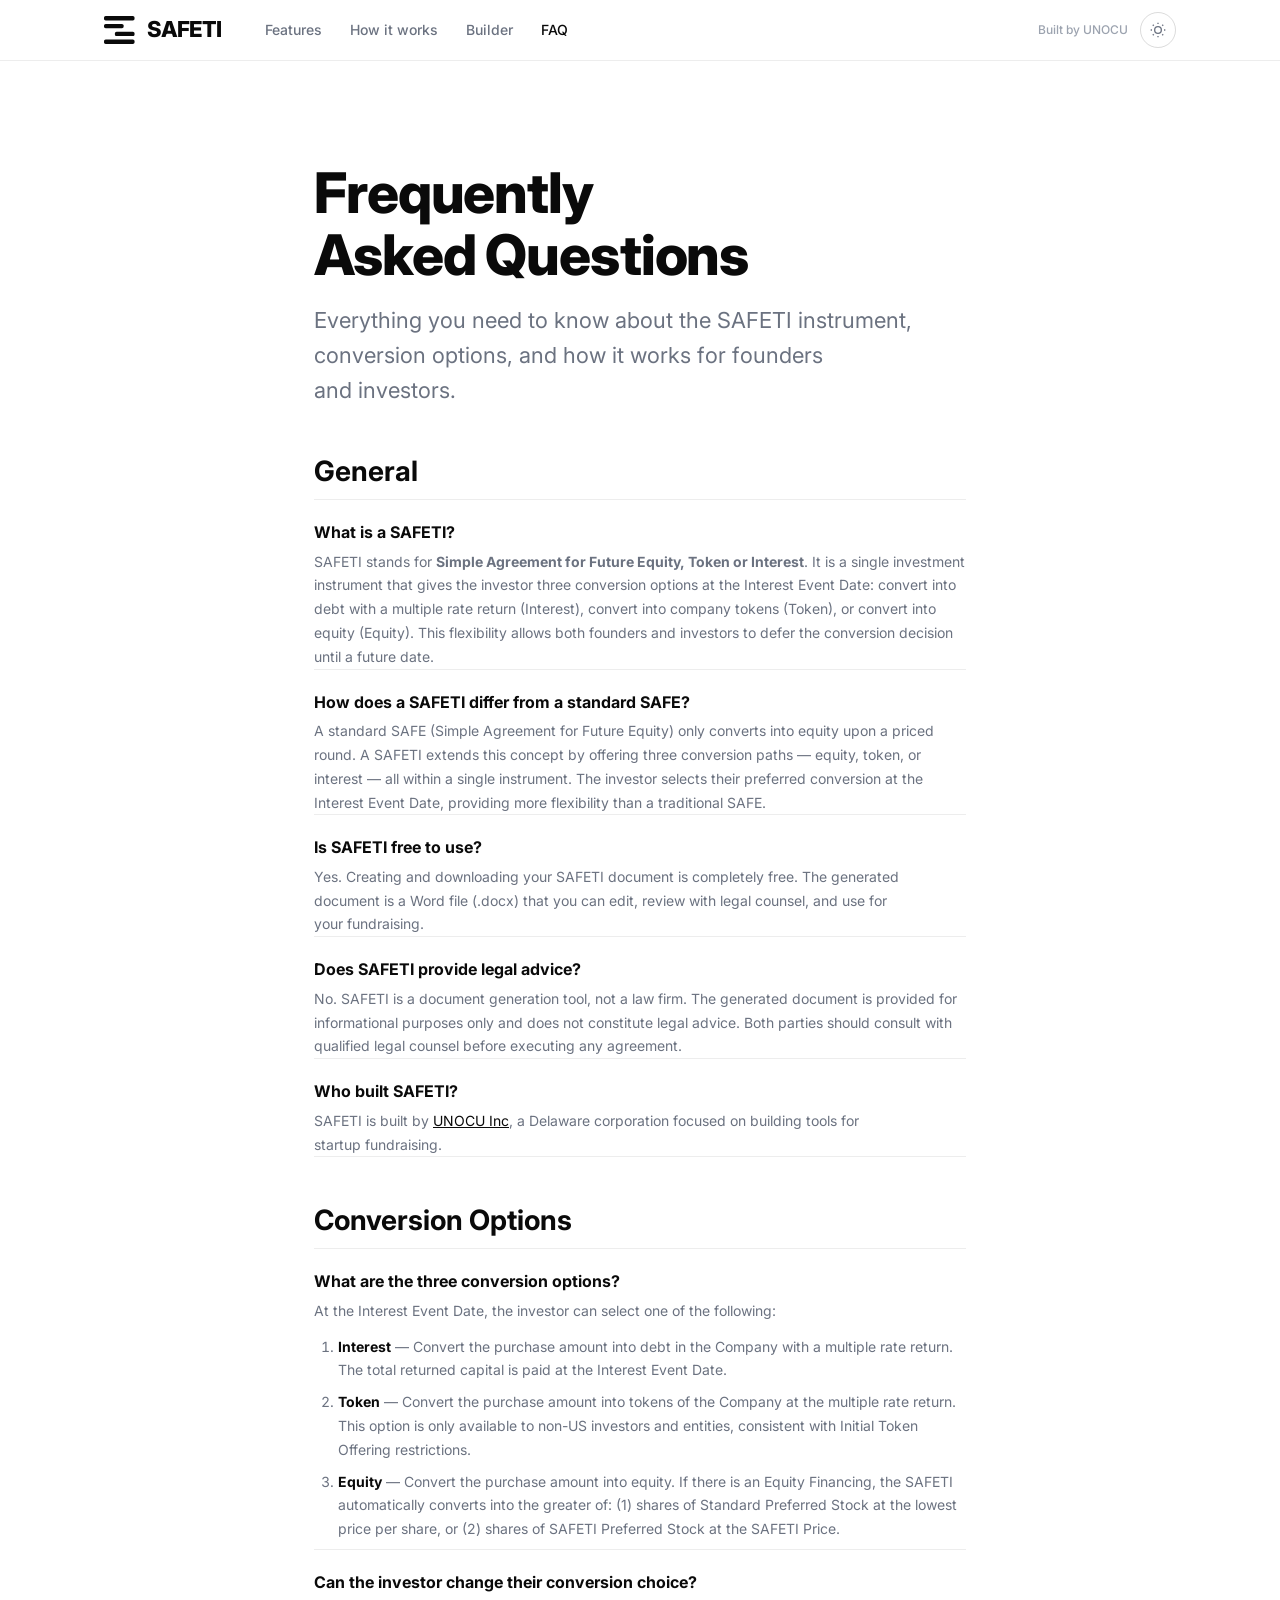
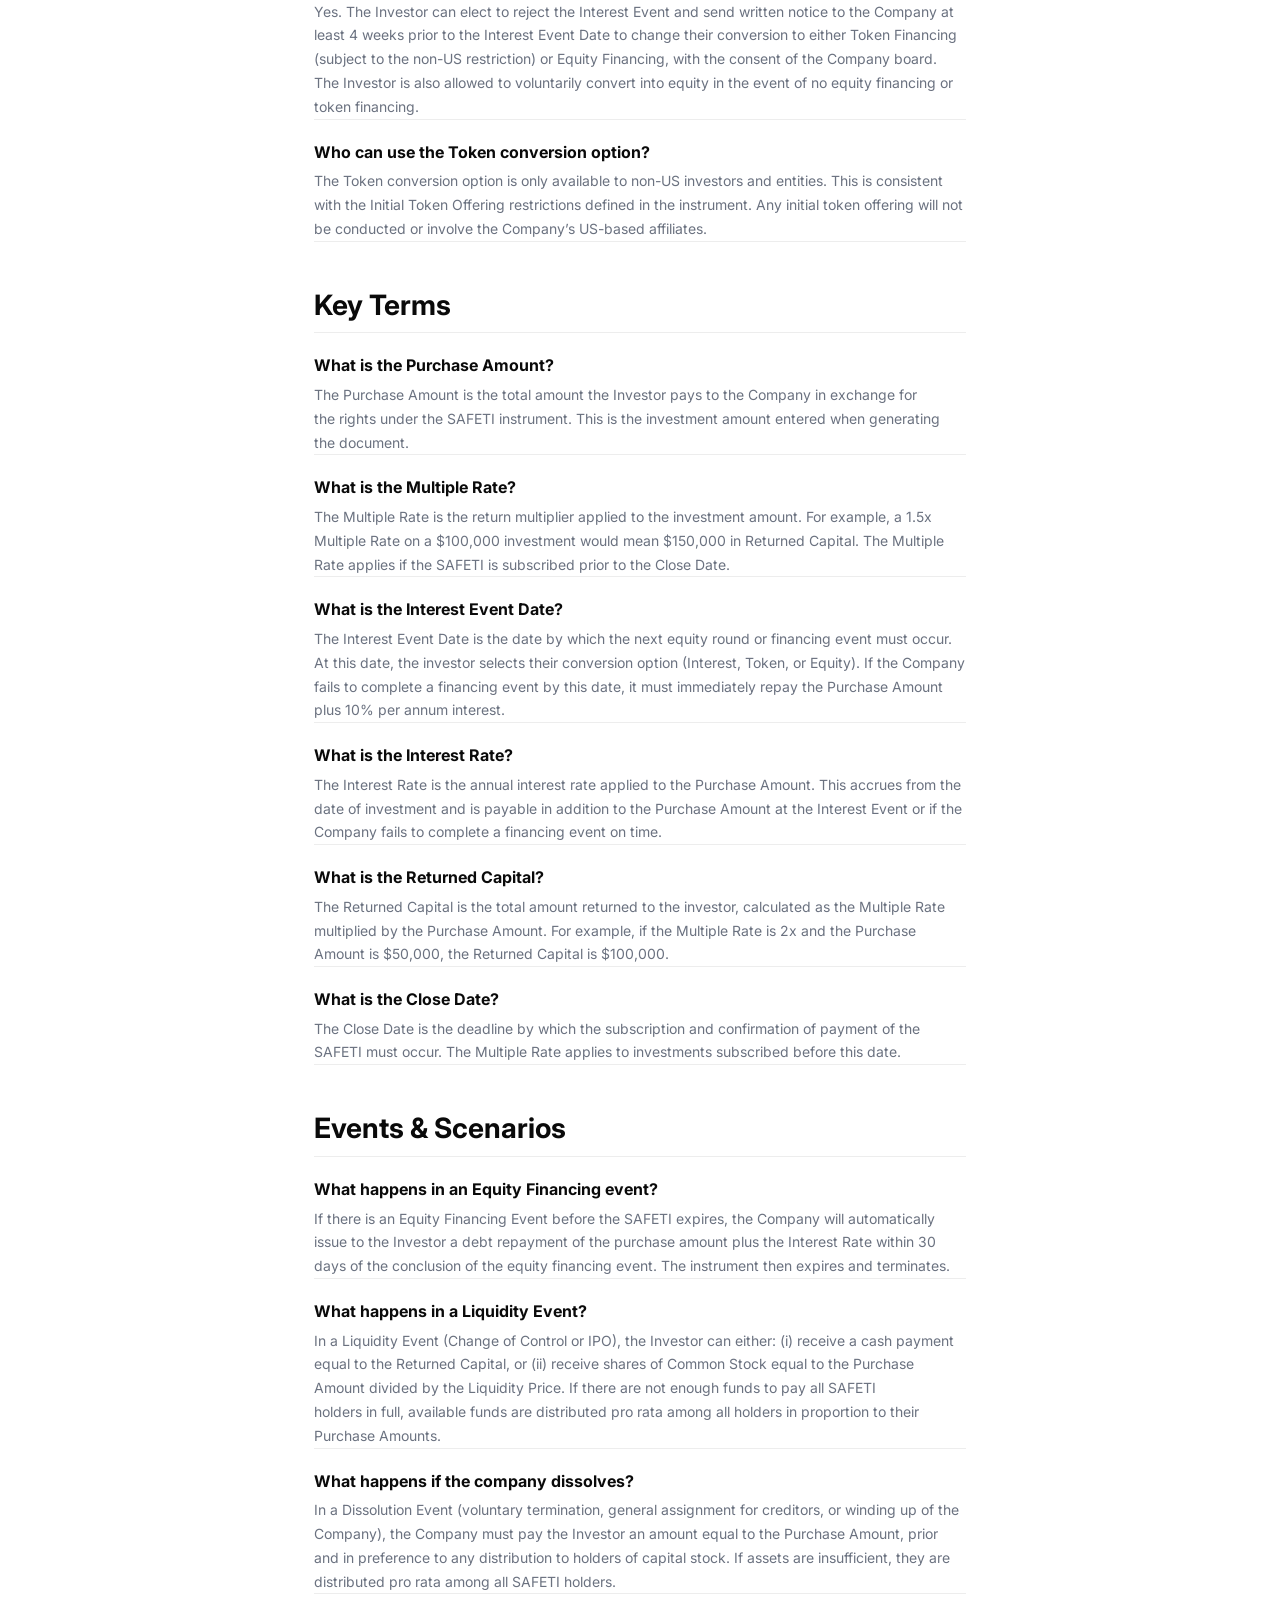
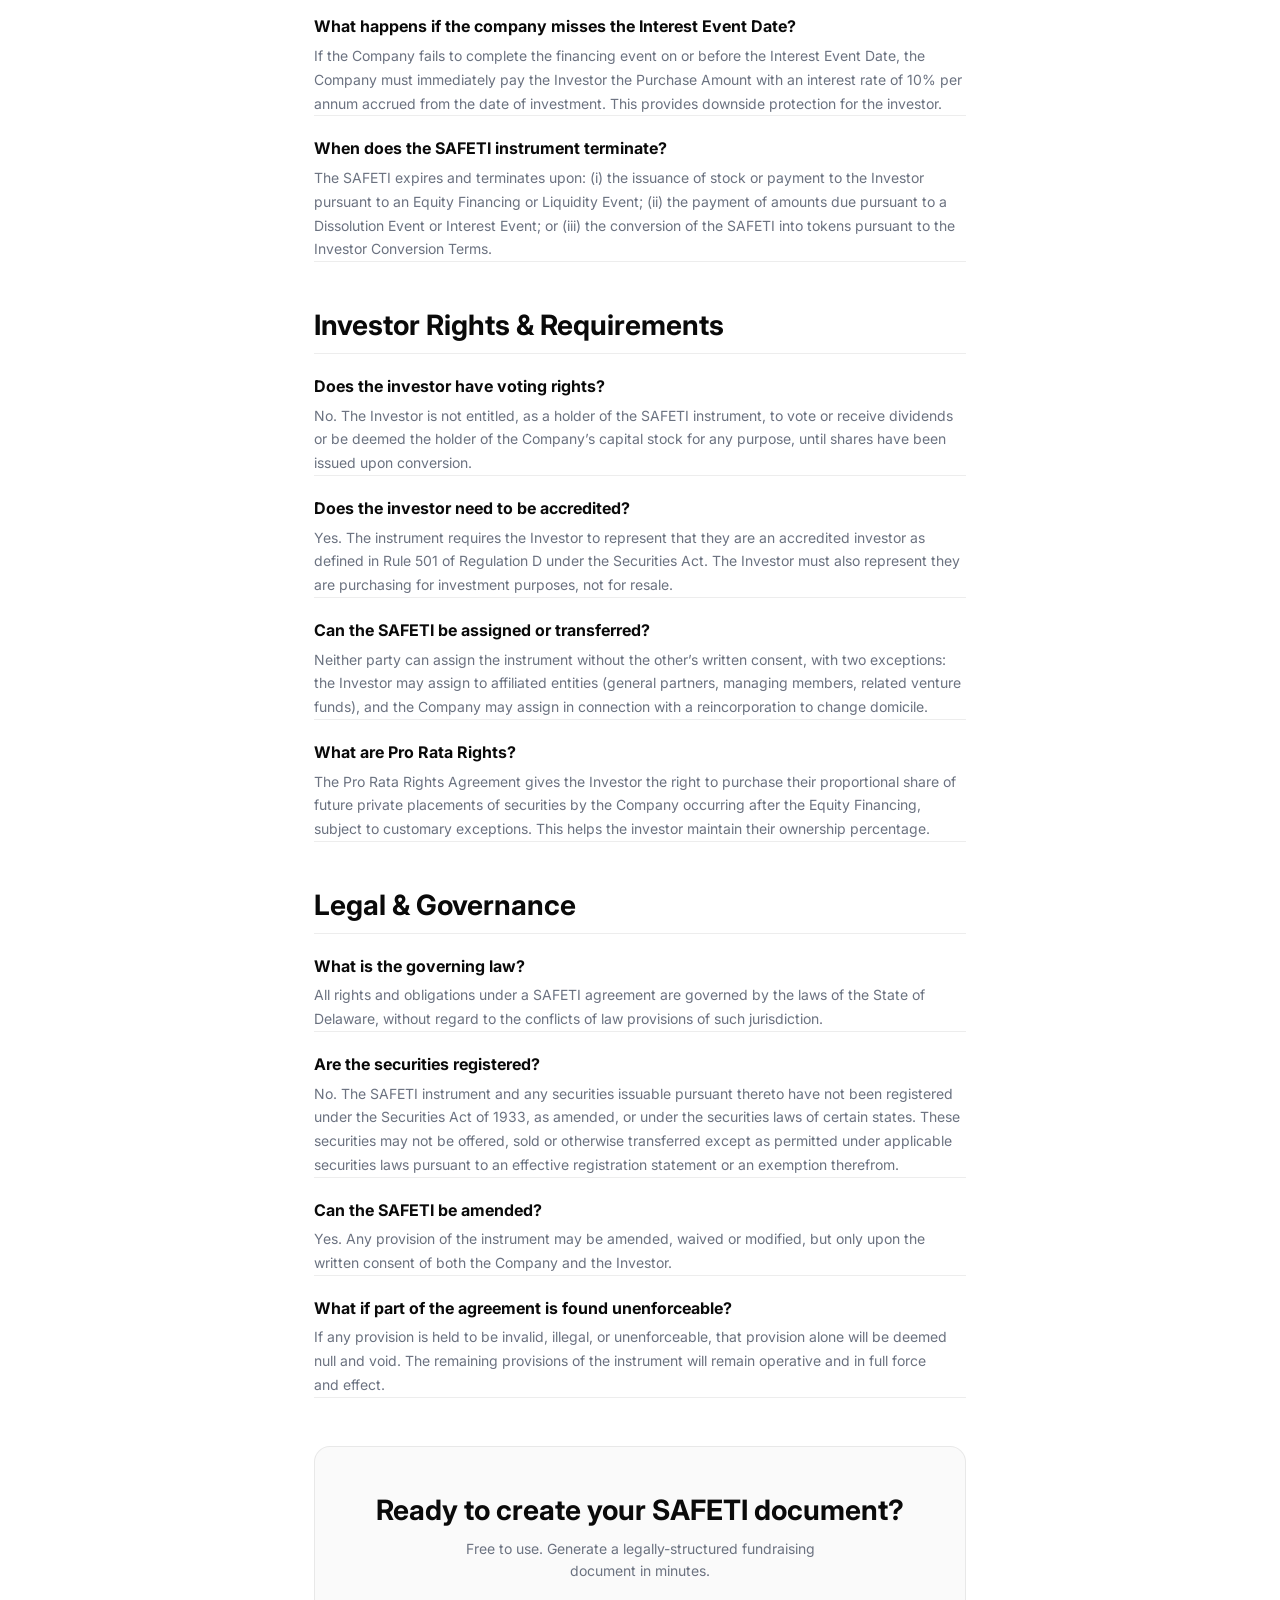
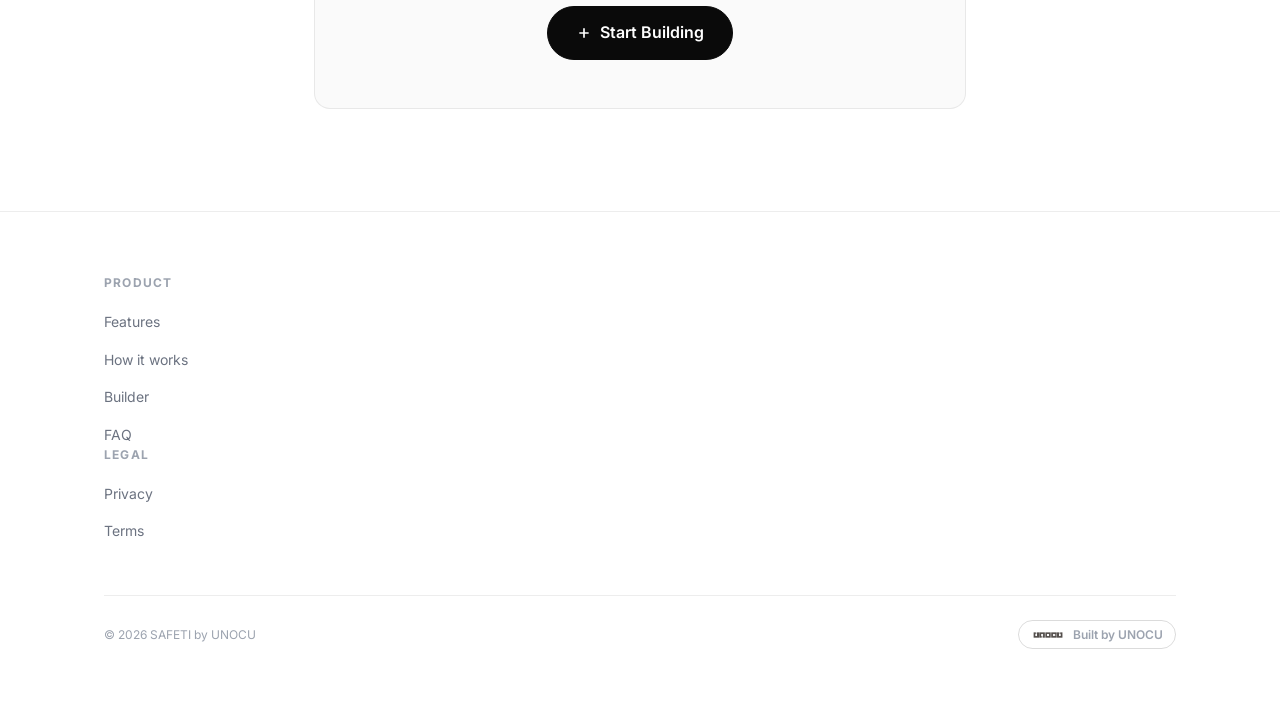
<file: faq.html>
<!DOCTYPE html>
<html lang="en">
<head>
<meta charset="UTF-8">
<meta name="viewport" content="width=device-width, initial-scale=1.0">
<title>FAQ — SAFETI by UNOCU</title>
<meta name="description" content="Frequently asked questions about SAFETI — the Simple Agreement for Future Equity, Token or Interest. Learn about conversion options, investor rights, and how the instrument works.">
<link rel="canonical" href="https://www.safeti.co/faq.html">

<!-- Open Graph -->
<meta property="og:type" content="website">
<meta property="og:url" content="https://www.safeti.co/faq.html">
<meta property="og:title" content="FAQ — SAFETI by UNOCU">
<meta property="og:description" content="Frequently asked questions about SAFETI — the Simple Agreement for Future Equity, Token or Interest.">
<meta property="og:image" content="https://www.safeti.co/assets/og-image.png">
<meta property="og:image:width" content="1200">
<meta property="og:image:height" content="630">
<meta property="og:site_name" content="SAFETI">

<!-- Twitter Card -->
<meta name="twitter:card" content="summary_large_image">
<meta name="twitter:site" content="@unocu">
<meta name="twitter:title" content="FAQ — SAFETI by UNOCU">
<meta name="twitter:description" content="Frequently asked questions about SAFETI — the Simple Agreement for Future Equity, Token or Interest.">
<meta name="twitter:image" content="https://www.safeti.co/assets/og-image.png">

<link rel="preconnect" href="https://fonts.googleapis.com">
<link rel="preconnect" href="https://fonts.gstatic.com" crossorigin>
<link href="https://fonts.googleapis.com/css2?family=Inter:wght@400;500;600;700;800&display=swap" rel="stylesheet">
<link rel="icon" type="image/png" sizes="32x32" href="assets/favicon-32.png">
<link rel="apple-touch-icon" href="assets/apple-touch-icon.png">
<link rel="stylesheet" href="base.css">
<link rel="stylesheet" href="style.css">

<!-- JSON-LD FAQPage -->
<script type="application/ld+json">
{
  "@context": "https://schema.org",
  "@type": "FAQPage",
  "mainEntity": [
    {
      "@type": "Question",
      "name": "What is a SAFETI?",
      "acceptedAnswer": {
        "@type": "Answer",
        "text": "SAFETI stands for Simple Agreement for Future Equity, Token or Interest. It is a single investment instrument that gives the investor three conversion options at the Interest Event Date: convert into debt with a multiple rate return (Interest), convert into company tokens (Token), or convert into equity (Equity). This flexibility allows both founders and investors to defer the conversion decision until a future date."
      }
    },
    {
      "@type": "Question",
      "name": "How does a SAFETI differ from a standard SAFE?",
      "acceptedAnswer": {
        "@type": "Answer",
        "text": "A standard SAFE (Simple Agreement for Future Equity) only converts into equity upon a priced round. A SAFETI extends this by offering three conversion paths — equity, token, or interest — all within a single instrument. The investor selects their preferred conversion at the Interest Event Date, providing more flexibility than a traditional SAFE."
      }
    },
    {
      "@type": "Question",
      "name": "What are the three conversion options?",
      "acceptedAnswer": {
        "@type": "Answer",
        "text": "1) Interest: Convert the purchase amount into debt with a multiple rate return, paid at the Interest Event Date. 2) Token: Convert the purchase amount into company tokens at the multiple rate return (available only to non-US investors and entities). 3) Equity: Convert into equity — if there is an Equity Financing, the SAFETI automatically converts into the greater of shares at the lowest preferred stock price or shares at the SAFETI Price."
      }
    },
    {
      "@type": "Question",
      "name": "What happens if the company fails to complete a financing event by the Interest Event Date?",
      "acceptedAnswer": {
        "@type": "Answer",
        "text": "If the Company fails to complete the financing event on or before the Interest Event Date, the Company must immediately pay the Investor the purchase amount plus interest at 10% per annum accrued from the date of investment."
      }
    },
    {
      "@type": "Question",
      "name": "What is the Interest Event Date?",
      "acceptedAnswer": {
        "@type": "Answer",
        "text": "The Interest Event Date is the date by which the next equity round or financing event must occur. At this date, the investor can select their conversion option (Interest, Token, or Equity). The investor can also elect to reject the interest event and change their conversion to Token or Equity Financing with written notice at least 4 weeks prior."
      }
    },
    {
      "@type": "Question",
      "name": "Who can use the Token conversion option?",
      "acceptedAnswer": {
        "@type": "Answer",
        "text": "The Token conversion option is only available to non-US investors and entities, consistent with the Initial Token Offering restrictions. Any initial token offering will not be conducted or involve the Company's US-based affiliates."
      }
    },
    {
      "@type": "Question",
      "name": "What is the Multiple Rate?",
      "acceptedAnswer": {
        "@type": "Answer",
        "text": "The Multiple Rate is the return multiplier applied to the investment amount. For example, a 1.5x Multiple Rate on a $100,000 investment would mean $150,000 in returned capital. The Multiple Rate is set at the time of investment and applies if subscribed prior to the Close Date."
      }
    },
    {
      "@type": "Question",
      "name": "What happens in a Liquidity Event?",
      "acceptedAnswer": {
        "@type": "Answer",
        "text": "In a Liquidity Event (Change of Control or IPO), the Investor can either receive a cash payment equal to the Returned Capital, or receive shares of Common Stock equal to the Purchase Amount divided by the Liquidity Price. If there are insufficient funds, available funds are distributed pro rata among all SAFETI holders."
      }
    },
    {
      "@type": "Question",
      "name": "What happens if the company dissolves?",
      "acceptedAnswer": {
        "@type": "Answer",
        "text": "In a Dissolution Event, the Company must pay the Investor an amount equal to the Purchase Amount, prior to any distribution to holders of the Company's capital stock. If assets are insufficient, they are distributed pro rata among all SAFETI holders in proportion to their Purchase Amounts."
      }
    },
    {
      "@type": "Question",
      "name": "Is SAFETI free to use?",
      "acceptedAnswer": {
        "@type": "Answer",
        "text": "Yes. Creating and downloading your SAFETI document is completely free. The generated document is a Word file (.docx) that you can edit, review with legal counsel, and use for your fundraising."
      }
    },
    {
      "@type": "Question",
      "name": "Does SAFETI provide legal advice?",
      "acceptedAnswer": {
        "@type": "Answer",
        "text": "No. SAFETI is a document generation tool, not a law firm. The generated document is provided for informational purposes only and does not constitute legal advice. Both parties should consult with qualified legal counsel before executing any agreement."
      }
    },
    {
      "@type": "Question",
      "name": "What is the governing law for a SAFETI agreement?",
      "acceptedAnswer": {
        "@type": "Answer",
        "text": "All rights and obligations under a SAFETI agreement are governed by the laws of the State of Delaware, without regard to the conflicts of law provisions of such jurisdiction."
      }
    }
  ]
}
</script>
</head>
<body>

  <!-- HEADER -->
  <header class="header" id="header">
    <div class="container">
      <div class="header__inner">
        <a class="header__logo" href="index.html" aria-label="SAFETI Home">
          <svg width="24" height="22" viewBox="0 0 156 143" fill="none" aria-hidden="true">
            <path d="M8.592 0C3.847 0 0 3.857 0 8.614V13.729C0 18.487 3.847 22.344 8.592 22.344H147.408C152.153 22.344 156 18.487 156 13.729V8.614C156 3.857 152.153 0 147.408 0H8.592Z" fill="currentColor"/>
            <path d="M0 48.833C0 44.076 3.847 40.219 8.592 40.219H91.694C96.439 40.219 100.286 44.076 100.286 48.833V53.948C100.286 58.706 96.439 62.562 91.694 62.562H8.592C3.847 62.562 0 58.706 0 53.948V48.833Z" fill="currentColor"/>
            <path d="M64.306 80.438C59.561 80.438 55.714 84.294 55.714 89.052V94.167C55.714 98.924 59.561 102.781 64.306 102.781H147.408C152.153 102.781 156 98.924 156 94.167V89.052C156 84.294 152.153 80.438 147.408 80.438H64.306Z" fill="currentColor"/>
            <path d="M8.592 120.656C3.847 120.656 0 124.513 0 129.271V134.386C0 139.143 3.847 143 8.592 143H147.408C152.153 143 156 139.143 156 134.386V129.271C156 124.513 152.153 120.656 147.408 120.656H8.592Z" fill="currentColor"/>
          </svg>
          <span class="header__logo-text">SAFETI</span>
        </a>

        <nav class="header__nav" aria-label="Main navigation">
          <ul class="header__nav-list" role="list">
            <li><a class="header__nav-link" href="index.html#features">Features</a></li>
            <li><a class="header__nav-link" href="index.html#how-it-works">How it works</a></li>
            <li><a class="header__nav-link" href="index.html#builder">Builder</a></li>
            <li><a class="header__nav-link" href="faq.html" style="color:var(--color-text);">FAQ</a></li>
          </ul>
        </nav>

        <div class="header__actions">
          <a class="header__built-by" href="https://unocu.com" target="_blank" rel="noopener noreferrer">Built by UNOCU</a>
          <button class="btn-theme" id="theme-toggle" aria-label="Toggle dark mode">
            <svg width="16" height="16" viewBox="0 0 24 24" fill="none" stroke="currentColor" stroke-width="2">
              <circle cx="12" cy="12" r="5"/>
              <line x1="12" y1="1" x2="12" y2="3"/>
              <line x1="12" y1="21" x2="12" y2="23"/>
              <line x1="4.22" y1="4.22" x2="5.64" y2="5.64"/>
              <line x1="18.36" y1="18.36" x2="19.78" y2="19.78"/>
              <line x1="1" y1="12" x2="3" y2="12"/>
              <line x1="21" y1="12" x2="23" y2="12"/>
              <line x1="4.22" y1="19.78" x2="5.64" y2="18.36"/>
              <line x1="18.36" y1="5.64" x2="19.78" y2="4.22"/>
            </svg>
          </button>
          <button class="btn-hamburger" id="mobile-toggle" aria-label="Toggle menu">
            <span></span><span></span><span></span>
          </button>
        </div>
      </div>
    </div>
    <div class="mobile-nav" id="mobile-nav">
      <div class="container">
        <a href="index.html#features" class="mobile-nav-link">Features</a>
        <a href="index.html#how-it-works" class="mobile-nav-link">How it works</a>
        <a href="index.html#builder" class="mobile-nav-link">Builder</a>
        <a href="faq.html" class="mobile-nav-link">FAQ</a>
      </div>
    </div>
  </header>

  <!-- CONTENT -->
  <section style="padding-block: clamp(var(--space-16), 8vw, var(--space-28));">
    <div class="container" style="max-width:780px;">

      <h1 style="font-size:var(--text-3xl);font-weight:800;letter-spacing:-0.02em;margin-bottom:var(--space-4);">Frequently Asked Questions</h1>
      <p style="font-size:var(--text-lg);color:var(--color-text-muted);margin-bottom:var(--space-12);max-width:60ch;">Everything you need to know about the SAFETI instrument, conversion options, and how it works for founders and investors.</p>

      <!-- GENERAL -->
      <h2 style="font-size:var(--text-xl);font-weight:700;margin-bottom:var(--space-6);padding-bottom:var(--space-3);border-bottom:1.5px solid var(--color-border);">General</h2>

      <div class="faq-page-section" style="margin-bottom:var(--space-12);">

        <div class="faq-item" style="margin-bottom:var(--space-6);">
          <h3 style="font-size:var(--text-base);font-weight:700;margin-bottom:var(--space-2);">What is a SAFETI?</h3>
          <p style="font-size:var(--text-sm);color:var(--color-text-muted);line-height:1.7;">SAFETI stands for <strong>Simple Agreement for Future Equity, Token or Interest</strong>. It is a single investment instrument that gives the investor three conversion options at the Interest Event Date: convert into debt with a multiple rate return (Interest), convert into company tokens (Token), or convert into equity (Equity). This flexibility allows both founders and investors to defer the conversion decision until a future date.</p>
        </div>

        <div class="faq-item" style="margin-bottom:var(--space-6);">
          <h3 style="font-size:var(--text-base);font-weight:700;margin-bottom:var(--space-2);">How does a SAFETI differ from a standard SAFE?</h3>
          <p style="font-size:var(--text-sm);color:var(--color-text-muted);line-height:1.7;">A standard SAFE (Simple Agreement for Future Equity) only converts into equity upon a priced round. A SAFETI extends this concept by offering three conversion paths &mdash; equity, token, or interest &mdash; all within a single instrument. The investor selects their preferred conversion at the Interest Event Date, providing more flexibility than a traditional SAFE.</p>
        </div>

        <div class="faq-item" style="margin-bottom:var(--space-6);">
          <h3 style="font-size:var(--text-base);font-weight:700;margin-bottom:var(--space-2);">Is SAFETI free to use?</h3>
          <p style="font-size:var(--text-sm);color:var(--color-text-muted);line-height:1.7;">Yes. Creating and downloading your SAFETI document is completely free. The generated document is a Word file (.docx) that you can edit, review with legal counsel, and use for your fundraising.</p>
        </div>

        <div class="faq-item" style="margin-bottom:var(--space-6);">
          <h3 style="font-size:var(--text-base);font-weight:700;margin-bottom:var(--space-2);">Does SAFETI provide legal advice?</h3>
          <p style="font-size:var(--text-sm);color:var(--color-text-muted);line-height:1.7;">No. SAFETI is a document generation tool, not a law firm. The generated document is provided for informational purposes only and does not constitute legal advice. Both parties should consult with qualified legal counsel before executing any agreement.</p>
        </div>

        <div class="faq-item" style="margin-bottom:var(--space-6);">
          <h3 style="font-size:var(--text-base);font-weight:700;margin-bottom:var(--space-2);">Who built SAFETI?</h3>
          <p style="font-size:var(--text-sm);color:var(--color-text-muted);line-height:1.7;">SAFETI is built by <a href="https://unocu.com" target="_blank" rel="noopener noreferrer" style="color:var(--color-text);text-decoration:underline;">UNOCU Inc</a>, a Delaware corporation focused on building tools for startup fundraising.</p>
        </div>

      </div>

      <!-- CONVERSION OPTIONS -->
      <h2 style="font-size:var(--text-xl);font-weight:700;margin-bottom:var(--space-6);padding-bottom:var(--space-3);border-bottom:1.5px solid var(--color-border);">Conversion Options</h2>

      <div class="faq-page-section" style="margin-bottom:var(--space-12);">

        <div class="faq-item" style="margin-bottom:var(--space-6);">
          <h3 style="font-size:var(--text-base);font-weight:700;margin-bottom:var(--space-2);">What are the three conversion options?</h3>
          <div style="font-size:var(--text-sm);color:var(--color-text-muted);line-height:1.7;">
            <p style="margin-bottom:var(--space-3);">At the Interest Event Date, the investor can select one of the following:</p>
            <ol style="padding-left:var(--space-6);margin-bottom:var(--space-2);">
              <li style="margin-bottom:var(--space-2);"><strong style="color:var(--color-text);">Interest</strong> &mdash; Convert the purchase amount into debt in the Company with a multiple rate return. The total returned capital is paid at the Interest Event Date.</li>
              <li style="margin-bottom:var(--space-2);"><strong style="color:var(--color-text);">Token</strong> &mdash; Convert the purchase amount into tokens of the Company at the multiple rate return. This option is only available to non-US investors and entities, consistent with Initial Token Offering restrictions.</li>
              <li style="margin-bottom:var(--space-2);"><strong style="color:var(--color-text);">Equity</strong> &mdash; Convert the purchase amount into equity. If there is an Equity Financing, the SAFETI automatically converts into the greater of: (1) shares of Standard Preferred Stock at the lowest price per share, or (2) shares of SAFETI Preferred Stock at the SAFETI Price.</li>
            </ol>
          </div>
        </div>

        <div class="faq-item" style="margin-bottom:var(--space-6);">
          <h3 style="font-size:var(--text-base);font-weight:700;margin-bottom:var(--space-2);">Can the investor change their conversion choice?</h3>
          <p style="font-size:var(--text-sm);color:var(--color-text-muted);line-height:1.7;">Yes. The Investor can elect to reject the Interest Event and send written notice to the Company at least 4 weeks prior to the Interest Event Date to change their conversion to either Token Financing (subject to the non-US restriction) or Equity Financing, with the consent of the Company board. The Investor is also allowed to voluntarily convert into equity in the event of no equity financing or token financing.</p>
        </div>

        <div class="faq-item" style="margin-bottom:var(--space-6);">
          <h3 style="font-size:var(--text-base);font-weight:700;margin-bottom:var(--space-2);">Who can use the Token conversion option?</h3>
          <p style="font-size:var(--text-sm);color:var(--color-text-muted);line-height:1.7;">The Token conversion option is only available to non-US investors and entities. This is consistent with the Initial Token Offering restrictions defined in the instrument. Any initial token offering will not be conducted or involve the Company&rsquo;s US-based affiliates.</p>
        </div>

      </div>

      <!-- KEY TERMS -->
      <h2 style="font-size:var(--text-xl);font-weight:700;margin-bottom:var(--space-6);padding-bottom:var(--space-3);border-bottom:1.5px solid var(--color-border);">Key Terms</h2>

      <div class="faq-page-section" style="margin-bottom:var(--space-12);">

        <div class="faq-item" style="margin-bottom:var(--space-6);">
          <h3 style="font-size:var(--text-base);font-weight:700;margin-bottom:var(--space-2);">What is the Purchase Amount?</h3>
          <p style="font-size:var(--text-sm);color:var(--color-text-muted);line-height:1.7;">The Purchase Amount is the total amount the Investor pays to the Company in exchange for the rights under the SAFETI instrument. This is the investment amount entered when generating the document.</p>
        </div>

        <div class="faq-item" style="margin-bottom:var(--space-6);">
          <h3 style="font-size:var(--text-base);font-weight:700;margin-bottom:var(--space-2);">What is the Multiple Rate?</h3>
          <p style="font-size:var(--text-sm);color:var(--color-text-muted);line-height:1.7;">The Multiple Rate is the return multiplier applied to the investment amount. For example, a 1.5x Multiple Rate on a $100,000 investment would mean $150,000 in Returned Capital. The Multiple Rate applies if the SAFETI is subscribed prior to the Close Date.</p>
        </div>

        <div class="faq-item" style="margin-bottom:var(--space-6);">
          <h3 style="font-size:var(--text-base);font-weight:700;margin-bottom:var(--space-2);">What is the Interest Event Date?</h3>
          <p style="font-size:var(--text-sm);color:var(--color-text-muted);line-height:1.7;">The Interest Event Date is the date by which the next equity round or financing event must occur. At this date, the investor selects their conversion option (Interest, Token, or Equity). If the Company fails to complete a financing event by this date, it must immediately repay the Purchase Amount plus 10% per annum interest.</p>
        </div>

        <div class="faq-item" style="margin-bottom:var(--space-6);">
          <h3 style="font-size:var(--text-base);font-weight:700;margin-bottom:var(--space-2);">What is the Interest Rate?</h3>
          <p style="font-size:var(--text-sm);color:var(--color-text-muted);line-height:1.7;">The Interest Rate is the annual interest rate applied to the Purchase Amount. This accrues from the date of investment and is payable in addition to the Purchase Amount at the Interest Event or if the Company fails to complete a financing event on time.</p>
        </div>

        <div class="faq-item" style="margin-bottom:var(--space-6);">
          <h3 style="font-size:var(--text-base);font-weight:700;margin-bottom:var(--space-2);">What is the Returned Capital?</h3>
          <p style="font-size:var(--text-sm);color:var(--color-text-muted);line-height:1.7;">The Returned Capital is the total amount returned to the investor, calculated as the Multiple Rate multiplied by the Purchase Amount. For example, if the Multiple Rate is 2x and the Purchase Amount is $50,000, the Returned Capital is $100,000.</p>
        </div>

        <div class="faq-item" style="margin-bottom:var(--space-6);">
          <h3 style="font-size:var(--text-base);font-weight:700;margin-bottom:var(--space-2);">What is the Close Date?</h3>
          <p style="font-size:var(--text-sm);color:var(--color-text-muted);line-height:1.7;">The Close Date is the deadline by which the subscription and confirmation of payment of the SAFETI must occur. The Multiple Rate applies to investments subscribed before this date.</p>
        </div>

      </div>

      <!-- EVENTS -->
      <h2 style="font-size:var(--text-xl);font-weight:700;margin-bottom:var(--space-6);padding-bottom:var(--space-3);border-bottom:1.5px solid var(--color-border);">Events &amp; Scenarios</h2>

      <div class="faq-page-section" style="margin-bottom:var(--space-12);">

        <div class="faq-item" style="margin-bottom:var(--space-6);">
          <h3 style="font-size:var(--text-base);font-weight:700;margin-bottom:var(--space-2);">What happens in an Equity Financing event?</h3>
          <p style="font-size:var(--text-sm);color:var(--color-text-muted);line-height:1.7;">If there is an Equity Financing Event before the SAFETI expires, the Company will automatically issue to the Investor a debt repayment of the purchase amount plus the Interest Rate within 30 days of the conclusion of the equity financing event. The instrument then expires and terminates.</p>
        </div>

        <div class="faq-item" style="margin-bottom:var(--space-6);">
          <h3 style="font-size:var(--text-base);font-weight:700;margin-bottom:var(--space-2);">What happens in a Liquidity Event?</h3>
          <p style="font-size:var(--text-sm);color:var(--color-text-muted);line-height:1.7;">In a Liquidity Event (Change of Control or IPO), the Investor can either: (i) receive a cash payment equal to the Returned Capital, or (ii) receive shares of Common Stock equal to the Purchase Amount divided by the Liquidity Price. If there are not enough funds to pay all SAFETI holders in full, available funds are distributed pro rata among all holders in proportion to their Purchase Amounts.</p>
        </div>

        <div class="faq-item" style="margin-bottom:var(--space-6);">
          <h3 style="font-size:var(--text-base);font-weight:700;margin-bottom:var(--space-2);">What happens if the company dissolves?</h3>
          <p style="font-size:var(--text-sm);color:var(--color-text-muted);line-height:1.7;">In a Dissolution Event (voluntary termination, general assignment for creditors, or winding up of the Company), the Company must pay the Investor an amount equal to the Purchase Amount, prior and in preference to any distribution to holders of capital stock. If assets are insufficient, they are distributed pro rata among all SAFETI holders.</p>
        </div>

        <div class="faq-item" style="margin-bottom:var(--space-6);">
          <h3 style="font-size:var(--text-base);font-weight:700;margin-bottom:var(--space-2);">What happens if the company misses the Interest Event Date?</h3>
          <p style="font-size:var(--text-sm);color:var(--color-text-muted);line-height:1.7;">If the Company fails to complete the financing event on or before the Interest Event Date, the Company must immediately pay the Investor the Purchase Amount with an interest rate of 10% per annum accrued from the date of investment. This provides downside protection for the investor.</p>
        </div>

        <div class="faq-item" style="margin-bottom:var(--space-6);">
          <h3 style="font-size:var(--text-base);font-weight:700;margin-bottom:var(--space-2);">When does the SAFETI instrument terminate?</h3>
          <p style="font-size:var(--text-sm);color:var(--color-text-muted);line-height:1.7;">The SAFETI expires and terminates upon: (i) the issuance of stock or payment to the Investor pursuant to an Equity Financing or Liquidity Event; (ii) the payment of amounts due pursuant to a Dissolution Event or Interest Event; or (iii) the conversion of the SAFETI into tokens pursuant to the Investor Conversion Terms.</p>
        </div>

      </div>

      <!-- INVESTOR RIGHTS -->
      <h2 style="font-size:var(--text-xl);font-weight:700;margin-bottom:var(--space-6);padding-bottom:var(--space-3);border-bottom:1.5px solid var(--color-border);">Investor Rights &amp; Requirements</h2>

      <div class="faq-page-section" style="margin-bottom:var(--space-12);">

        <div class="faq-item" style="margin-bottom:var(--space-6);">
          <h3 style="font-size:var(--text-base);font-weight:700;margin-bottom:var(--space-2);">Does the investor have voting rights?</h3>
          <p style="font-size:var(--text-sm);color:var(--color-text-muted);line-height:1.7;">No. The Investor is not entitled, as a holder of the SAFETI instrument, to vote or receive dividends or be deemed the holder of the Company&rsquo;s capital stock for any purpose, until shares have been issued upon conversion.</p>
        </div>

        <div class="faq-item" style="margin-bottom:var(--space-6);">
          <h3 style="font-size:var(--text-base);font-weight:700;margin-bottom:var(--space-2);">Does the investor need to be accredited?</h3>
          <p style="font-size:var(--text-sm);color:var(--color-text-muted);line-height:1.7;">Yes. The instrument requires the Investor to represent that they are an accredited investor as defined in Rule 501 of Regulation D under the Securities Act. The Investor must also represent they are purchasing for investment purposes, not for resale.</p>
        </div>

        <div class="faq-item" style="margin-bottom:var(--space-6);">
          <h3 style="font-size:var(--text-base);font-weight:700;margin-bottom:var(--space-2);">Can the SAFETI be assigned or transferred?</h3>
          <p style="font-size:var(--text-sm);color:var(--color-text-muted);line-height:1.7;">Neither party can assign the instrument without the other&rsquo;s written consent, with two exceptions: the Investor may assign to affiliated entities (general partners, managing members, related venture funds), and the Company may assign in connection with a reincorporation to change domicile.</p>
        </div>

        <div class="faq-item" style="margin-bottom:var(--space-6);">
          <h3 style="font-size:var(--text-base);font-weight:700;margin-bottom:var(--space-2);">What are Pro Rata Rights?</h3>
          <p style="font-size:var(--text-sm);color:var(--color-text-muted);line-height:1.7;">The Pro Rata Rights Agreement gives the Investor the right to purchase their proportional share of future private placements of securities by the Company occurring after the Equity Financing, subject to customary exceptions. This helps the investor maintain their ownership percentage.</p>
        </div>

      </div>

      <!-- LEGAL -->
      <h2 style="font-size:var(--text-xl);font-weight:700;margin-bottom:var(--space-6);padding-bottom:var(--space-3);border-bottom:1.5px solid var(--color-border);">Legal &amp; Governance</h2>

      <div class="faq-page-section" style="margin-bottom:var(--space-12);">

        <div class="faq-item" style="margin-bottom:var(--space-6);">
          <h3 style="font-size:var(--text-base);font-weight:700;margin-bottom:var(--space-2);">What is the governing law?</h3>
          <p style="font-size:var(--text-sm);color:var(--color-text-muted);line-height:1.7;">All rights and obligations under a SAFETI agreement are governed by the laws of the State of Delaware, without regard to the conflicts of law provisions of such jurisdiction.</p>
        </div>

        <div class="faq-item" style="margin-bottom:var(--space-6);">
          <h3 style="font-size:var(--text-base);font-weight:700;margin-bottom:var(--space-2);">Are the securities registered?</h3>
          <p style="font-size:var(--text-sm);color:var(--color-text-muted);line-height:1.7;">No. The SAFETI instrument and any securities issuable pursuant thereto have not been registered under the Securities Act of 1933, as amended, or under the securities laws of certain states. These securities may not be offered, sold or otherwise transferred except as permitted under applicable securities laws pursuant to an effective registration statement or an exemption therefrom.</p>
        </div>

        <div class="faq-item" style="margin-bottom:var(--space-6);">
          <h3 style="font-size:var(--text-base);font-weight:700;margin-bottom:var(--space-2);">Can the SAFETI be amended?</h3>
          <p style="font-size:var(--text-sm);color:var(--color-text-muted);line-height:1.7;">Yes. Any provision of the instrument may be amended, waived or modified, but only upon the written consent of both the Company and the Investor.</p>
        </div>

        <div class="faq-item" style="margin-bottom:var(--space-6);">
          <h3 style="font-size:var(--text-base);font-weight:700;margin-bottom:var(--space-2);">What if part of the agreement is found unenforceable?</h3>
          <p style="font-size:var(--text-sm);color:var(--color-text-muted);line-height:1.7;">If any provision is held to be invalid, illegal, or unenforceable, that provision alone will be deemed null and void. The remaining provisions of the instrument will remain operative and in full force and effect.</p>
        </div>

      </div>

      <!-- CTA -->
      <div style="text-align:center;padding:var(--space-12) var(--space-8);background:var(--color-surface);border-radius:16px;border:1.5px solid var(--color-border);margin-top:var(--space-8);">
        <h2 style="font-size:var(--text-xl);font-weight:700;margin-bottom:var(--space-3);">Ready to create your SAFETI document?</h2>
        <p style="font-size:var(--text-sm);color:var(--color-text-muted);margin-bottom:var(--space-6);max-width:45ch;margin-inline:auto;">Free to use. Generate a legally-structured fundraising document in minutes.</p>
        <a href="index.html#builder" class="btn-primary btn-primary--large" style="display:inline-flex;align-items:center;gap:8px;text-decoration:none;">
          <svg width="16" height="16" viewBox="0 0 24 24" fill="none" stroke="currentColor" stroke-width="2.5"><path d="M12 5v14M5 12h14"/></svg>
          Start Building
        </a>
      </div>

    </div>
  </section>

  <!-- FOOTER -->
  <footer class="footer">
    <div class="container">
      <div class="footer__cols">
        <div>
          <h4 class="footer__col-title">Product</h4>
          <ul class="footer__col-links" role="list">
            <li><a href="index.html#features">Features</a></li>
            <li><a href="index.html#how-it-works">How it works</a></li>
            <li><a href="index.html#builder">Builder</a></li>
            <li><a href="faq.html">FAQ</a></li>
          </ul>
        </div>
        <div>
          <h4 class="footer__col-title">Legal</h4>
          <ul class="footer__col-links" role="list">
            <li><a href="privacy.html">Privacy</a></li>
            <li><a href="terms.html">Terms</a></li>
          </ul>
        </div>
      </div>
      <div class="footer__bottom">
        <p class="footer__copyright">&copy; 2026 SAFETI by UNOCU</p>
        <div class="footer__legal">
          <a href="https://unocu.com" target="_blank" rel="noopener noreferrer" class="footer__badge">
            <img src="assets/unocu-logo.png" alt="UNOCU" loading="lazy">
            Built by UNOCU
          </a>
        </div>
      </div>
    </div>
  </footer>

  <script>
    // Dark mode toggle
    const themeToggle = document.getElementById('theme-toggle');
    const html = document.documentElement;
    if (!html.getAttribute('data-theme')) {
      html.setAttribute('data-theme', 'light');
    }
    if (themeToggle) {
      themeToggle.addEventListener('click', () => {
        const isDark = html.getAttribute('data-theme') === 'dark';
        html.setAttribute('data-theme', isDark ? 'light' : 'dark');
      });
    }

    // Mobile nav toggle
    const mobileToggle = document.getElementById('mobile-toggle');
    const mobileNav = document.getElementById('mobile-nav');
    if (mobileToggle && mobileNav) {
      mobileToggle.addEventListener('click', () => {
        mobileNav.classList.toggle('open');
      });
    }
  </script>
</body>
</html>
</file>
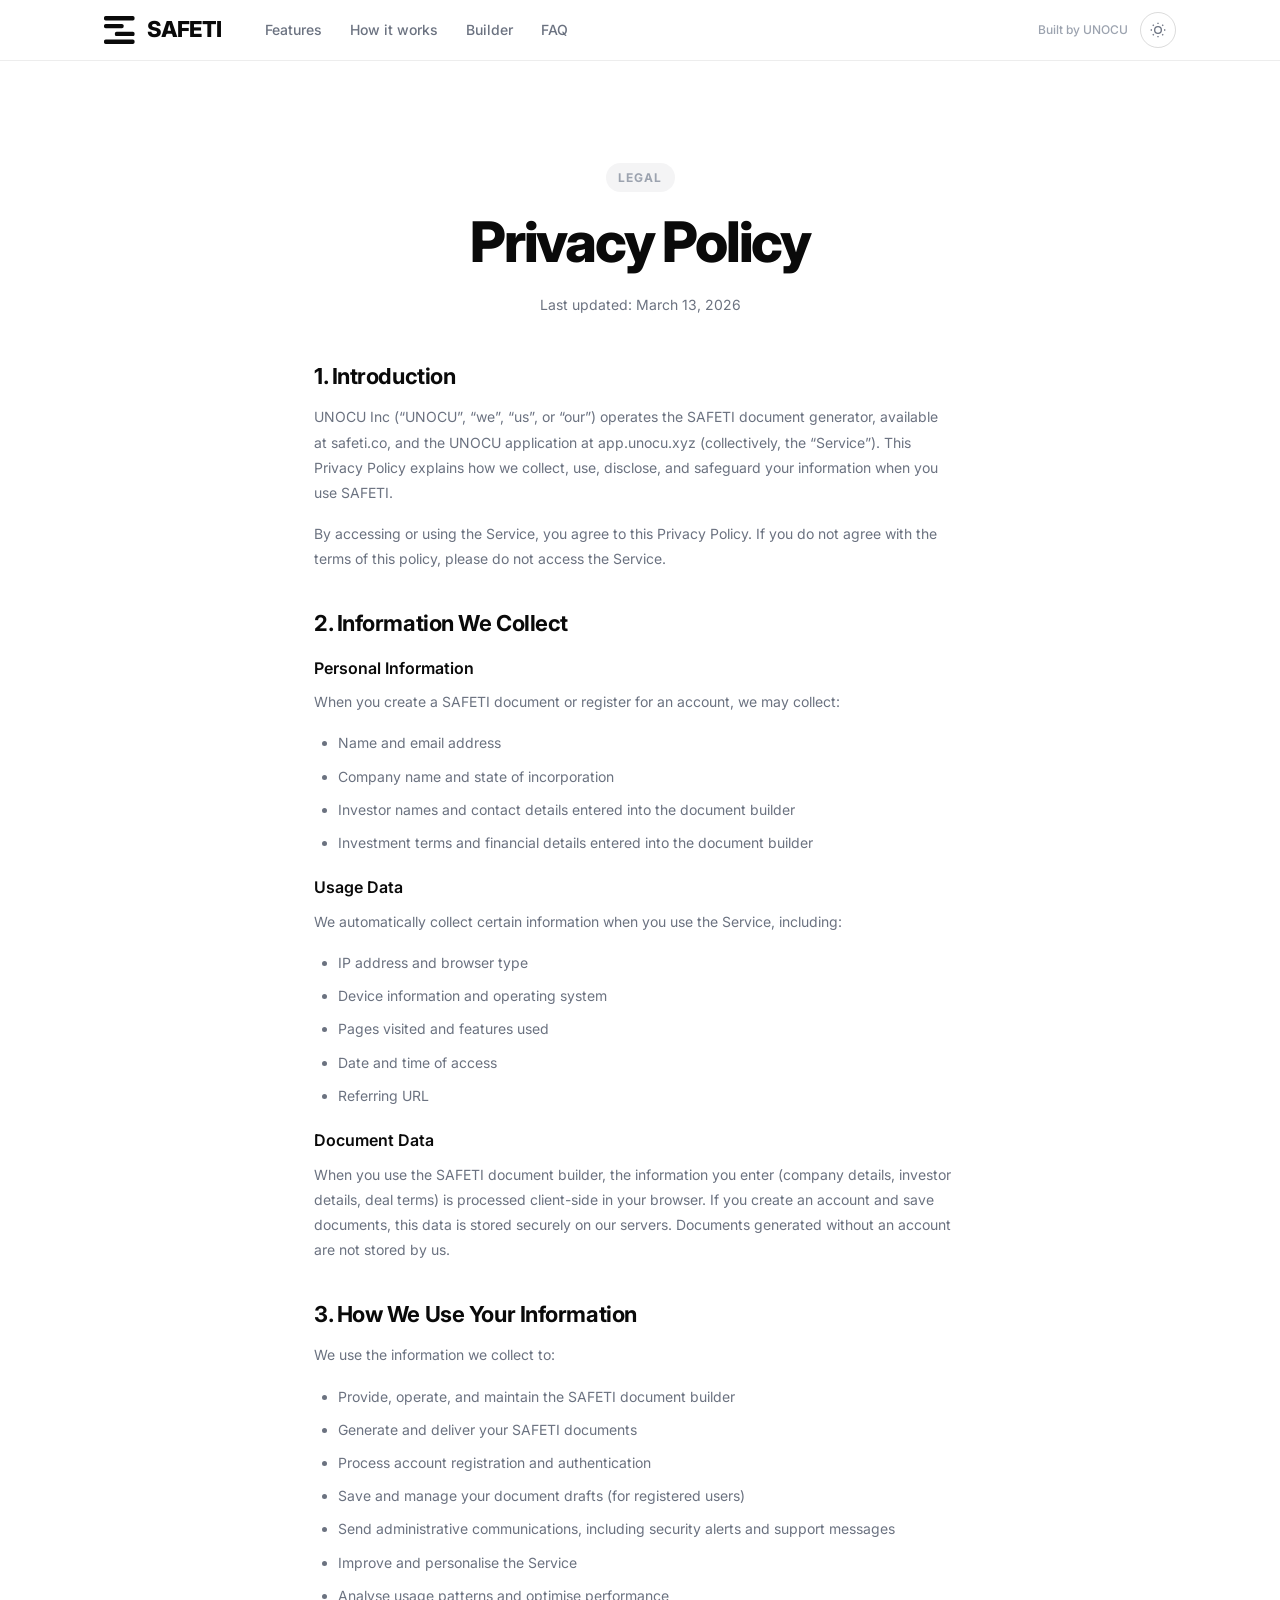
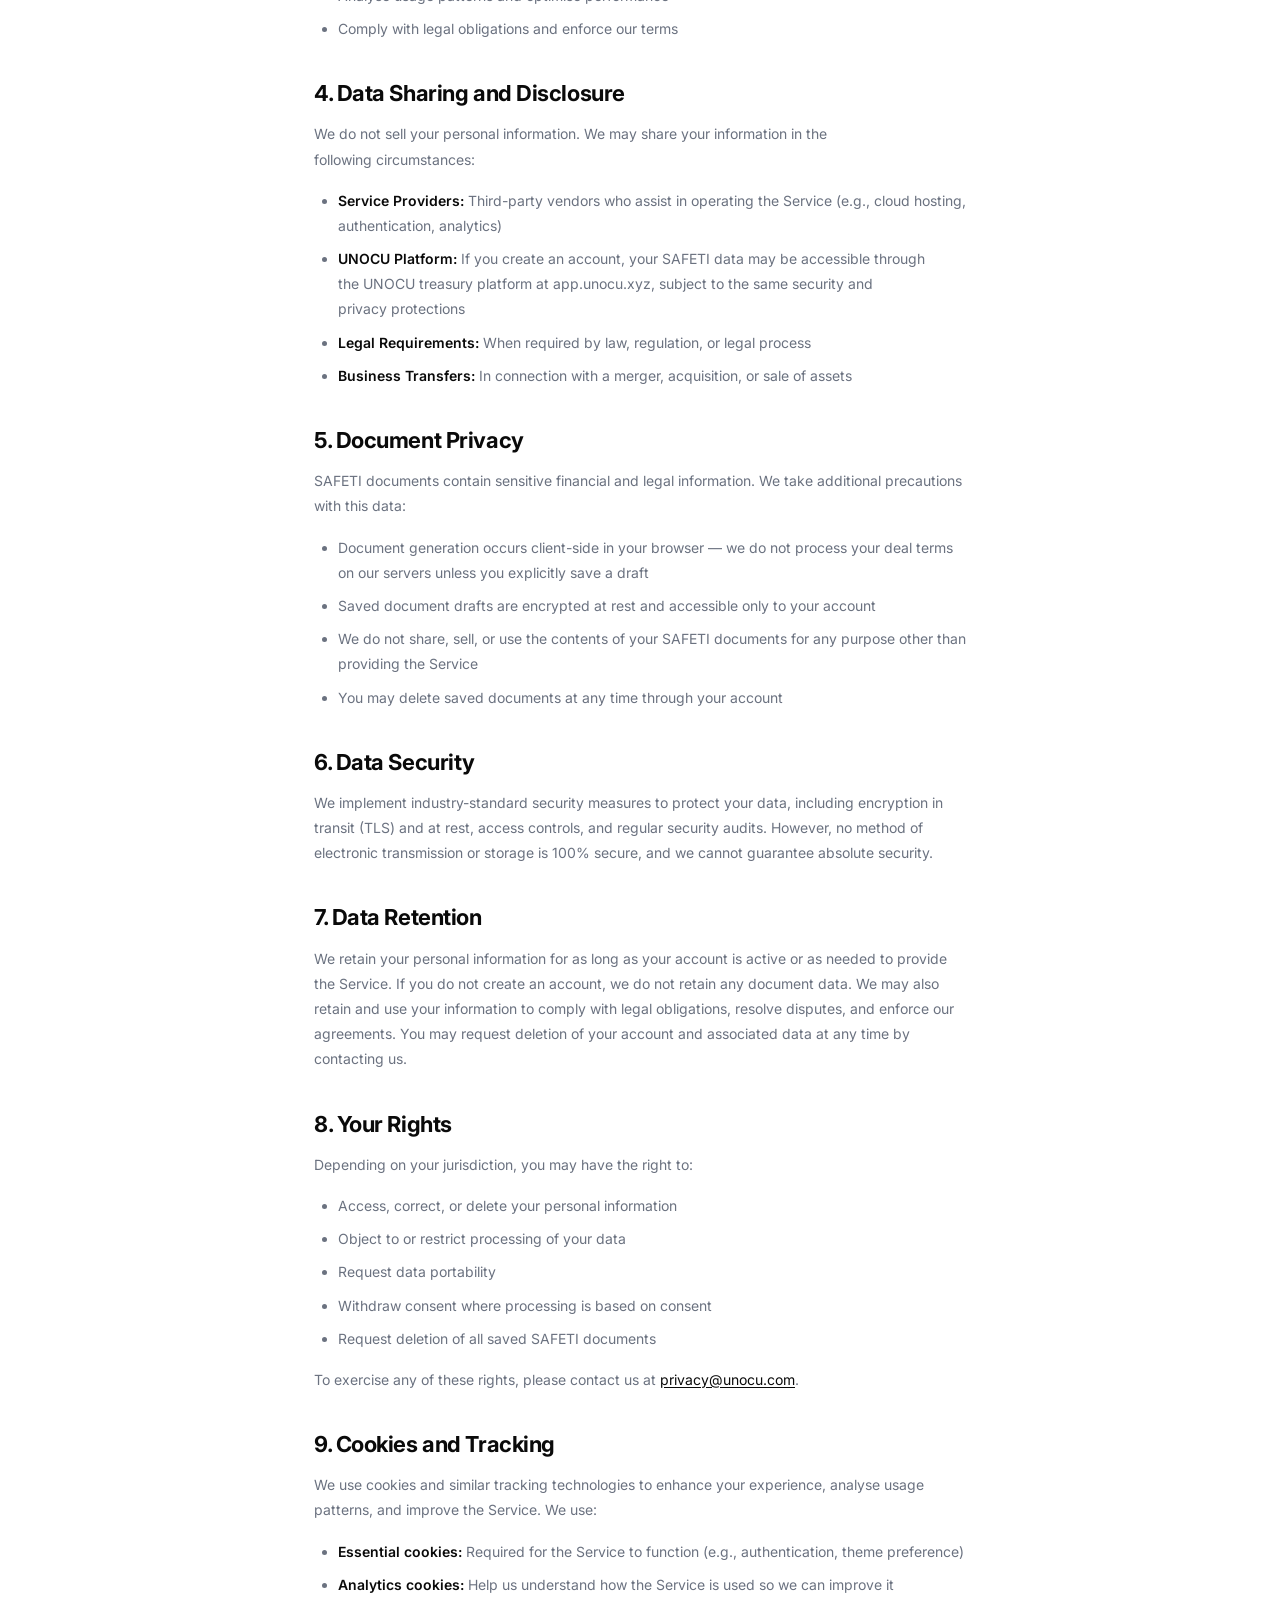
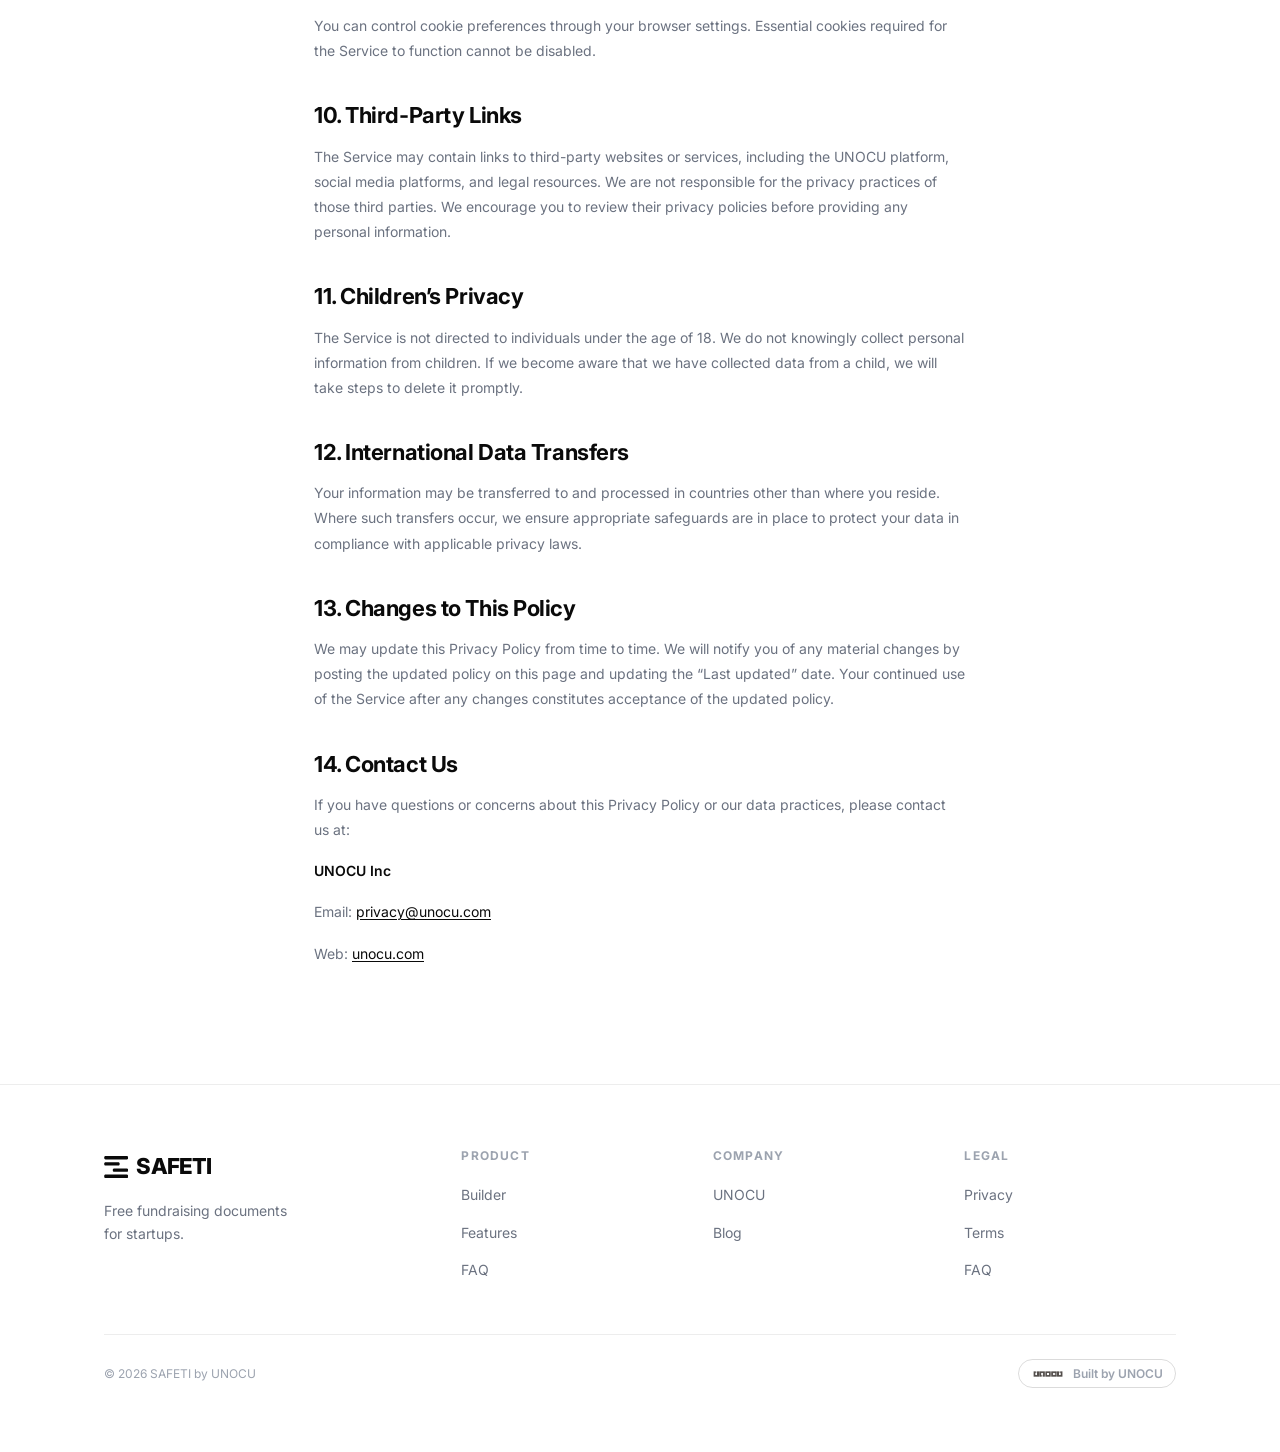
<file: privacy.html>
<!DOCTYPE html>
<html lang="en">
<head>
<meta charset="UTF-8">
<meta name="viewport" content="width=device-width, initial-scale=1.0">
<title>Privacy Policy — SAFETI by UNOCU</title>
<meta name="description" content="SAFETI Privacy Policy. How we collect, use, and protect your information when using the SAFETI fundraising document generator.">
<link rel="canonical" href="https://www.safeti.co/privacy.html">

<!-- Open Graph -->
<meta property="og:type" content="website">
<meta property="og:url" content="https://www.safeti.co/privacy.html">
<meta property="og:title" content="Privacy Policy — SAFETI by UNOCU">
<meta property="og:description" content="How we collect, use, and protect your information when using the SAFETI fundraising document generator.">
<meta property="og:image" content="https://www.safeti.co/assets/og-image.png">
<meta property="og:image:width" content="1200">
<meta property="og:image:height" content="630">
<meta property="og:site_name" content="SAFETI">

<!-- Twitter Card -->
<meta name="twitter:card" content="summary_large_image">
<meta name="twitter:site" content="@unocu">
<meta name="twitter:title" content="Privacy Policy — SAFETI by UNOCU">
<meta name="twitter:description" content="How we collect, use, and protect your information when using the SAFETI fundraising document generator.">
<meta name="twitter:image" content="https://www.safeti.co/assets/og-image.png">

<link rel="preconnect" href="https://fonts.googleapis.com">
<link rel="preconnect" href="https://fonts.gstatic.com" crossorigin>
<link href="https://fonts.googleapis.com/css2?family=Inter:wght@400;500;600;700;800&display=swap" rel="stylesheet">
<link rel="icon" type="image/png" sizes="32x32" href="assets/favicon-32.png">
<link rel="apple-touch-icon" href="assets/apple-touch-icon.png">
<link rel="stylesheet" href="base.css">
<link rel="stylesheet" href="style.css">
</head>
<body>

  <!-- HEADER -->
  <header class="header" id="header">
    <div class="container">
      <div class="header__inner">
        <a class="header__logo" href="index.html" aria-label="SAFETI Home">
          <svg width="24" height="22" viewBox="0 0 156 143" fill="none" aria-hidden="true">
            <path d="M8.592 0C3.847 0 0 3.857 0 8.614V13.729C0 18.487 3.847 22.344 8.592 22.344H147.408C152.153 22.344 156 18.487 156 13.729V8.614C156 3.857 152.153 0 147.408 0H8.592Z" fill="currentColor"/>
            <path d="M0 48.833C0 44.076 3.847 40.219 8.592 40.219H91.694C96.439 40.219 100.286 44.076 100.286 48.833V53.948C100.286 58.706 96.439 62.562 91.694 62.562H8.592C3.847 62.562 0 58.706 0 53.948V48.833Z" fill="currentColor"/>
            <path d="M64.306 80.438C59.561 80.438 55.714 84.294 55.714 89.052V94.167C55.714 98.924 59.561 102.781 64.306 102.781H147.408C152.153 102.781 156 98.924 156 94.167V89.052C156 84.294 152.153 80.438 147.408 80.438H64.306Z" fill="currentColor"/>
            <path d="M8.592 120.656C3.847 120.656 0 124.513 0 129.271V134.386C0 139.143 3.847 143 8.592 143H147.408C152.153 143 156 139.143 156 134.386V129.271C156 124.513 152.153 120.656 147.408 120.656H8.592Z" fill="currentColor"/>
          </svg>
          <span class="header__logo-text">SAFETI</span>
        </a>

        <nav class="header__nav" aria-label="Main navigation">
          <ul class="header__nav-list" role="list">
            <li><a class="header__nav-link" href="index.html#features">Features</a></li>
            <li><a class="header__nav-link" href="index.html#how-it-works">How it works</a></li>
            <li><a class="header__nav-link" href="index.html#builder">Builder</a></li>
            <li><a class="header__nav-link" href="index.html#faq">FAQ</a></li>
          </ul>
        </nav>

        <div class="header__actions">
          <a class="header__built-by" href="https://unocu.com" target="_blank" rel="noopener noreferrer">Built by UNOCU</a>
          <button class="btn-theme" id="theme-toggle" aria-label="Toggle dark mode">
            <svg width="16" height="16" viewBox="0 0 24 24" fill="none" stroke="currentColor" stroke-width="2">
              <circle cx="12" cy="12" r="5"/>
              <line x1="12" y1="1" x2="12" y2="3"/>
              <line x1="12" y1="21" x2="12" y2="23"/>
              <line x1="4.22" y1="4.22" x2="5.64" y2="5.64"/>
              <line x1="18.36" y1="18.36" x2="19.78" y2="19.78"/>
              <line x1="1" y1="12" x2="3" y2="12"/>
              <line x1="21" y1="12" x2="23" y2="12"/>
              <line x1="4.22" y1="19.78" x2="5.64" y2="18.36"/>
              <line x1="18.36" y1="5.64" x2="19.78" y2="4.22"/>
            </svg>
          </button>
          <button class="btn-hamburger" id="mobile-toggle" aria-label="Toggle menu">
            <span></span><span></span><span></span>
          </button>
        </div>
      </div>
    </div>
    <div class="mobile-nav" id="mobile-nav">
      <div class="container">
        <a href="index.html#features" class="mobile-nav-link">Features</a>
        <a href="index.html#how-it-works" class="mobile-nav-link">How it works</a>
        <a href="index.html#builder" class="mobile-nav-link">Builder</a>
        <a href="index.html#faq" class="mobile-nav-link">FAQ</a>
      </div>
    </div>
  </header>

  <!-- CONTENT -->
  <section style="padding-block: clamp(var(--space-16), 8vw, var(--space-28));">
    <div class="container" style="max-width:780px;">

      <div style="text-align:center; margin-bottom:var(--space-12);">
        <span class="section-eyebrow" style="margin-inline:auto;">Legal</span>
        <h1 class="section-title" style="margin-inline:auto;">Privacy Policy</h1>
        <p style="color:var(--color-text-muted);font-size:var(--text-sm);">Last updated: March 13, 2026</p>
      </div>

      <div class="legal-content">

        <h2>1. Introduction</h2>
        <p>UNOCU Inc (&ldquo;UNOCU&rdquo;, &ldquo;we&rdquo;, &ldquo;us&rdquo;, or &ldquo;our&rdquo;) operates the SAFETI document generator, available at safeti.co, and the UNOCU application at app.unocu.xyz (collectively, the &ldquo;Service&rdquo;). This Privacy Policy explains how we collect, use, disclose, and safeguard your information when you use SAFETI.</p>
        <p>By accessing or using the Service, you agree to this Privacy Policy. If you do not agree with the terms of this policy, please do not access the Service.</p>

        <h2>2. Information We Collect</h2>

        <h3>Personal Information</h3>
        <p>When you create a SAFETI document or register for an account, we may collect:</p>
        <ul>
          <li>Name and email address</li>
          <li>Company name and state of incorporation</li>
          <li>Investor names and contact details entered into the document builder</li>
          <li>Investment terms and financial details entered into the document builder</li>
        </ul>

        <h3>Usage Data</h3>
        <p>We automatically collect certain information when you use the Service, including:</p>
        <ul>
          <li>IP address and browser type</li>
          <li>Device information and operating system</li>
          <li>Pages visited and features used</li>
          <li>Date and time of access</li>
          <li>Referring URL</li>
        </ul>

        <h3>Document Data</h3>
        <p>When you use the SAFETI document builder, the information you enter (company details, investor details, deal terms) is processed client-side in your browser. If you create an account and save documents, this data is stored securely on our servers. Documents generated without an account are not stored by us.</p>

        <h2>3. How We Use Your Information</h2>
        <p>We use the information we collect to:</p>
        <ul>
          <li>Provide, operate, and maintain the SAFETI document builder</li>
          <li>Generate and deliver your SAFETI documents</li>
          <li>Process account registration and authentication</li>
          <li>Save and manage your document drafts (for registered users)</li>
          <li>Send administrative communications, including security alerts and support messages</li>
          <li>Improve and personalise the Service</li>
          <li>Analyse usage patterns and optimise performance</li>
          <li>Comply with legal obligations and enforce our terms</li>
        </ul>

        <h2>4. Data Sharing and Disclosure</h2>
        <p>We do not sell your personal information. We may share your information in the following circumstances:</p>
        <ul>
          <li><strong>Service Providers:</strong> Third-party vendors who assist in operating the Service (e.g., cloud hosting, authentication, analytics)</li>
          <li><strong>UNOCU Platform:</strong> If you create an account, your SAFETI data may be accessible through the UNOCU treasury platform at app.unocu.xyz, subject to the same security and privacy protections</li>
          <li><strong>Legal Requirements:</strong> When required by law, regulation, or legal process</li>
          <li><strong>Business Transfers:</strong> In connection with a merger, acquisition, or sale of assets</li>
        </ul>

        <h2>5. Document Privacy</h2>
        <p>SAFETI documents contain sensitive financial and legal information. We take additional precautions with this data:</p>
        <ul>
          <li>Document generation occurs client-side in your browser &mdash; we do not process your deal terms on our servers unless you explicitly save a draft</li>
          <li>Saved document drafts are encrypted at rest and accessible only to your account</li>
          <li>We do not share, sell, or use the contents of your SAFETI documents for any purpose other than providing the Service</li>
          <li>You may delete saved documents at any time through your account</li>
        </ul>

        <h2>6. Data Security</h2>
        <p>We implement industry-standard security measures to protect your data, including encryption in transit (TLS) and at rest, access controls, and regular security audits. However, no method of electronic transmission or storage is 100% secure, and we cannot guarantee absolute security.</p>

        <h2>7. Data Retention</h2>
        <p>We retain your personal information for as long as your account is active or as needed to provide the Service. If you do not create an account, we do not retain any document data. We may also retain and use your information to comply with legal obligations, resolve disputes, and enforce our agreements. You may request deletion of your account and associated data at any time by contacting us.</p>

        <h2>8. Your Rights</h2>
        <p>Depending on your jurisdiction, you may have the right to:</p>
        <ul>
          <li>Access, correct, or delete your personal information</li>
          <li>Object to or restrict processing of your data</li>
          <li>Request data portability</li>
          <li>Withdraw consent where processing is based on consent</li>
          <li>Request deletion of all saved SAFETI documents</li>
        </ul>
        <p>To exercise any of these rights, please contact us at <a href="mailto:privacy@unocu.com">privacy@unocu.com</a>.</p>

        <h2>9. Cookies and Tracking</h2>
        <p>We use cookies and similar tracking technologies to enhance your experience, analyse usage patterns, and improve the Service. We use:</p>
        <ul>
          <li><strong>Essential cookies:</strong> Required for the Service to function (e.g., authentication, theme preference)</li>
          <li><strong>Analytics cookies:</strong> Help us understand how the Service is used so we can improve it</li>
        </ul>
        <p>You can control cookie preferences through your browser settings. Essential cookies required for the Service to function cannot be disabled.</p>

        <h2>10. Third-Party Links</h2>
        <p>The Service may contain links to third-party websites or services, including the UNOCU platform, social media platforms, and legal resources. We are not responsible for the privacy practices of those third parties. We encourage you to review their privacy policies before providing any personal information.</p>

        <h2>11. Children&rsquo;s Privacy</h2>
        <p>The Service is not directed to individuals under the age of 18. We do not knowingly collect personal information from children. If we become aware that we have collected data from a child, we will take steps to delete it promptly.</p>

        <h2>12. International Data Transfers</h2>
        <p>Your information may be transferred to and processed in countries other than where you reside. Where such transfers occur, we ensure appropriate safeguards are in place to protect your data in compliance with applicable privacy laws.</p>

        <h2>13. Changes to This Policy</h2>
        <p>We may update this Privacy Policy from time to time. We will notify you of any material changes by posting the updated policy on this page and updating the &ldquo;Last updated&rdquo; date. Your continued use of the Service after any changes constitutes acceptance of the updated policy.</p>

        <h2>14. Contact Us</h2>
        <p>If you have questions or concerns about this Privacy Policy or our data practices, please contact us at:</p>
        <p><strong>UNOCU Inc</strong></p>
        <p>Email: <a href="mailto:privacy@unocu.com">privacy@unocu.com</a></p>
        <p>Web: <a href="https://unocu.com">unocu.com</a></p>

      </div>
    </div>
  </section>

  <!-- FOOTER -->
  <footer class="footer">
    <div class="container">
      <div class="footer__inner">
        <div class="footer__brand">
          <a class="footer__logo" href="index.html" aria-label="SAFETI Home">
            <svg width="20" height="18" viewBox="0 0 156 143" fill="none" aria-hidden="true">
              <path d="M8.592 0C3.847 0 0 3.857 0 8.614V13.729C0 18.487 3.847 22.344 8.592 22.344H147.408C152.153 22.344 156 18.487 156 13.729V8.614C156 3.857 152.153 0 147.408 0H8.592Z" fill="currentColor"/>
              <path d="M0 48.833C0 44.076 3.847 40.219 8.592 40.219H91.694C96.439 40.219 100.286 44.076 100.286 48.833V53.948C100.286 58.706 96.439 62.562 91.694 62.562H8.592C3.847 62.562 0 58.706 0 53.948V48.833Z" fill="currentColor"/>
              <path d="M64.306 80.438C59.561 80.438 55.714 84.294 55.714 89.052V94.167C55.714 98.924 59.561 102.781 64.306 102.781H147.408C152.153 102.781 156 98.924 156 94.167V89.052C156 84.294 152.153 80.438 147.408 80.438H64.306Z" fill="currentColor"/>
              <path d="M8.592 120.656C3.847 120.656 0 124.513 0 129.271V134.386C0 139.143 3.847 143 8.592 143H147.408C152.153 143 156 139.143 156 134.386V129.271C156 124.513 152.153 120.656 147.408 120.656H8.592Z" fill="currentColor"/>
            </svg>
            <span class="header__logo-text">SAFETI</span>
          </a>
          <p class="footer__tagline">Free fundraising documents for startups.</p>
        </div>
        <div>
          <h4 class="footer__col-title">Product</h4>
          <ul class="footer__col-links" role="list">
            <li><a href="index.html#builder">Builder</a></li>
            <li><a href="index.html#features">Features</a></li>
            <li><a href="index.html#faq">FAQ</a></li>
          </ul>
        </div>
        <div>
          <h4 class="footer__col-title">Company</h4>
          <ul class="footer__col-links" role="list">
            <li><a href="https://unocu.com" target="_blank" rel="noopener noreferrer">UNOCU</a></li>
            <li><a href="https://unocu.com/blog" target="_blank" rel="noopener noreferrer">Blog</a></li>
          </ul>
        </div>
        <div>
          <h4 class="footer__col-title">Legal</h4>
          <ul class="footer__col-links" role="list">
            <li><a href="privacy.html">Privacy</a></li>
            <li><a href="terms.html">Terms</a></li>
            <li><a href="faq.html">FAQ</a></li>
          </ul>
        </div>
      </div>
      <div class="footer__bottom">
        <p class="footer__copyright">&copy; 2026 SAFETI by UNOCU</p>
        <div class="footer__legal">
          <a href="https://unocu.com" target="_blank" rel="noopener noreferrer" class="footer__badge">
            <img src="assets/unocu-logo.png" alt="UNOCU" loading="lazy">
            Built by UNOCU
          </a>
        </div>
      </div>
    </div>
  </footer>

  <script>
    // Dark mode toggle
    const themeToggle = document.getElementById('theme-toggle');
    const html = document.documentElement;
    if (!html.getAttribute('data-theme')) {
      html.setAttribute('data-theme', 'light');
    }
    if (themeToggle) {
      themeToggle.addEventListener('click', () => {
        const isDark = html.getAttribute('data-theme') === 'dark';
        html.setAttribute('data-theme', isDark ? 'light' : 'dark');
      });
    }

    // Mobile nav toggle
    const mobileToggle = document.getElementById('mobile-toggle');
    const mobileNav = document.getElementById('mobile-nav');
    if (mobileToggle && mobileNav) {
      mobileToggle.addEventListener('click', () => {
        mobileNav.classList.toggle('open');
      });
    }
  </script>
</body>
</html>
</file>
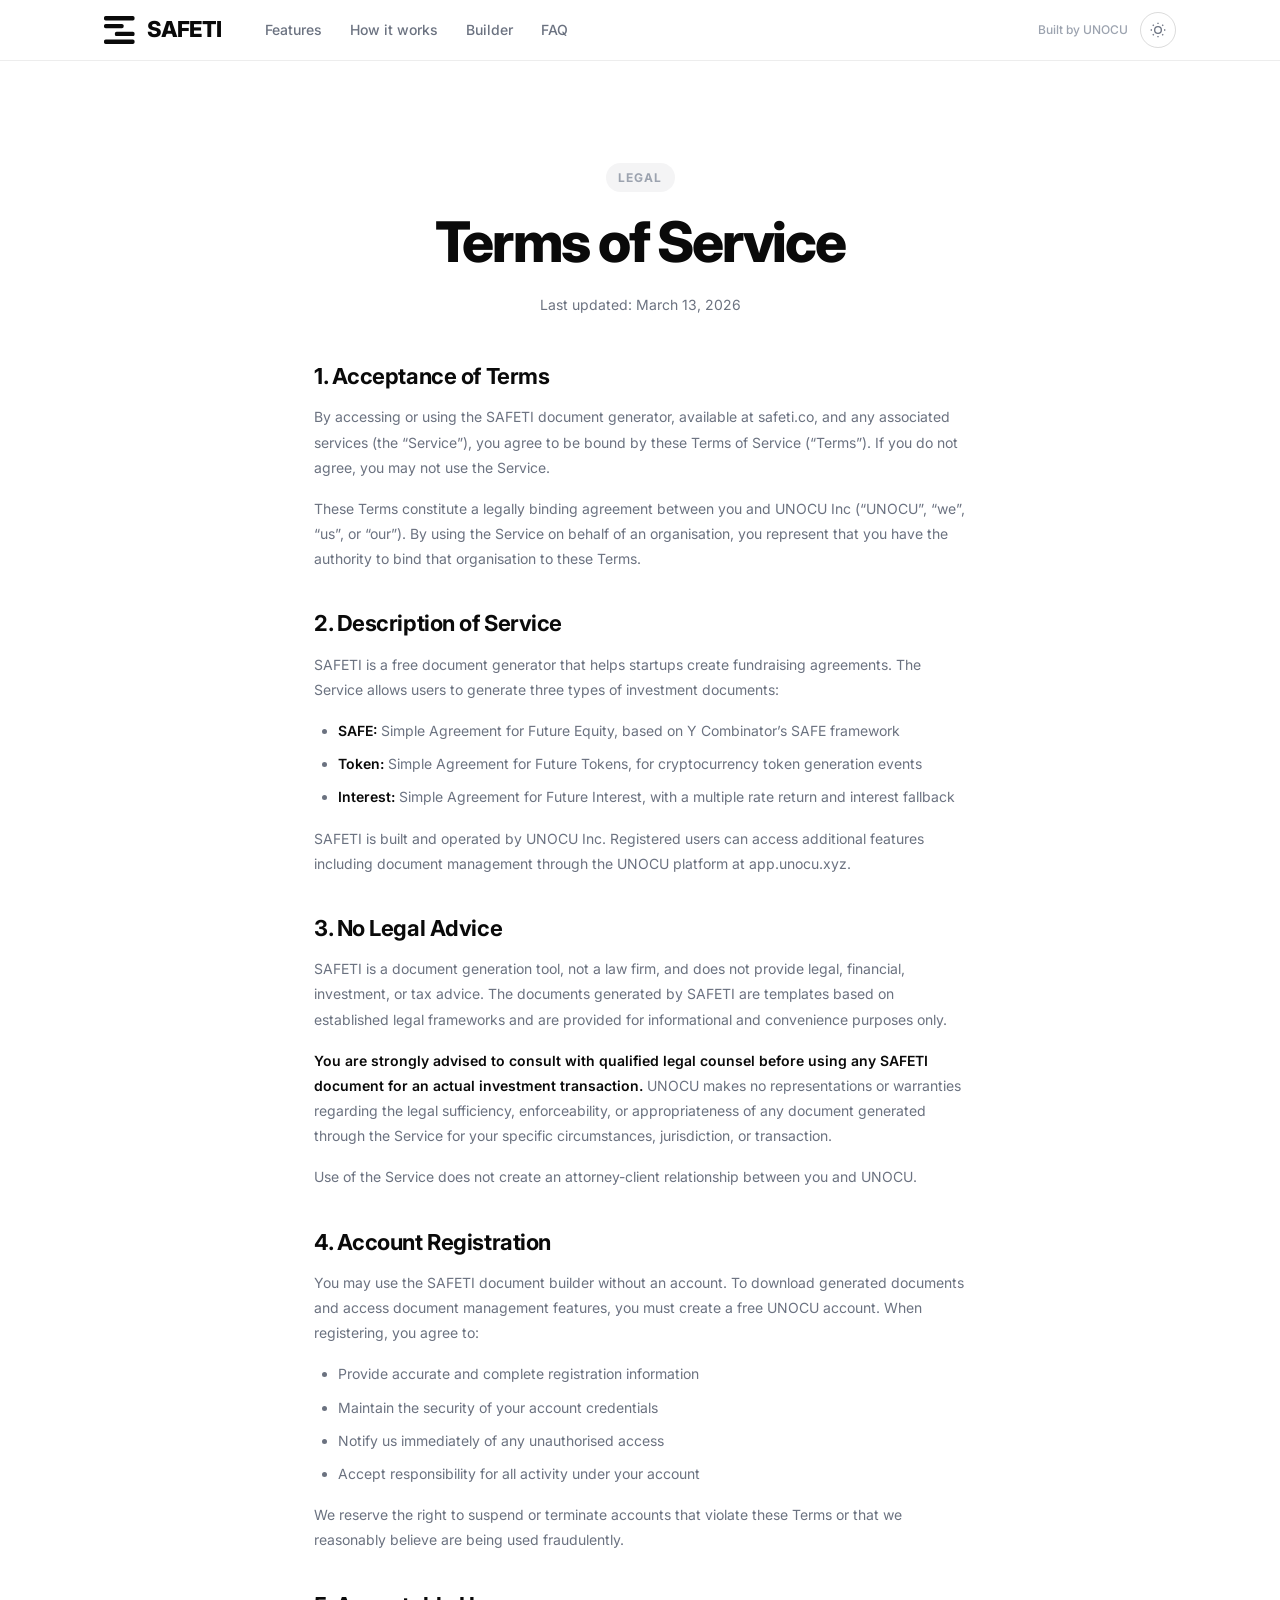
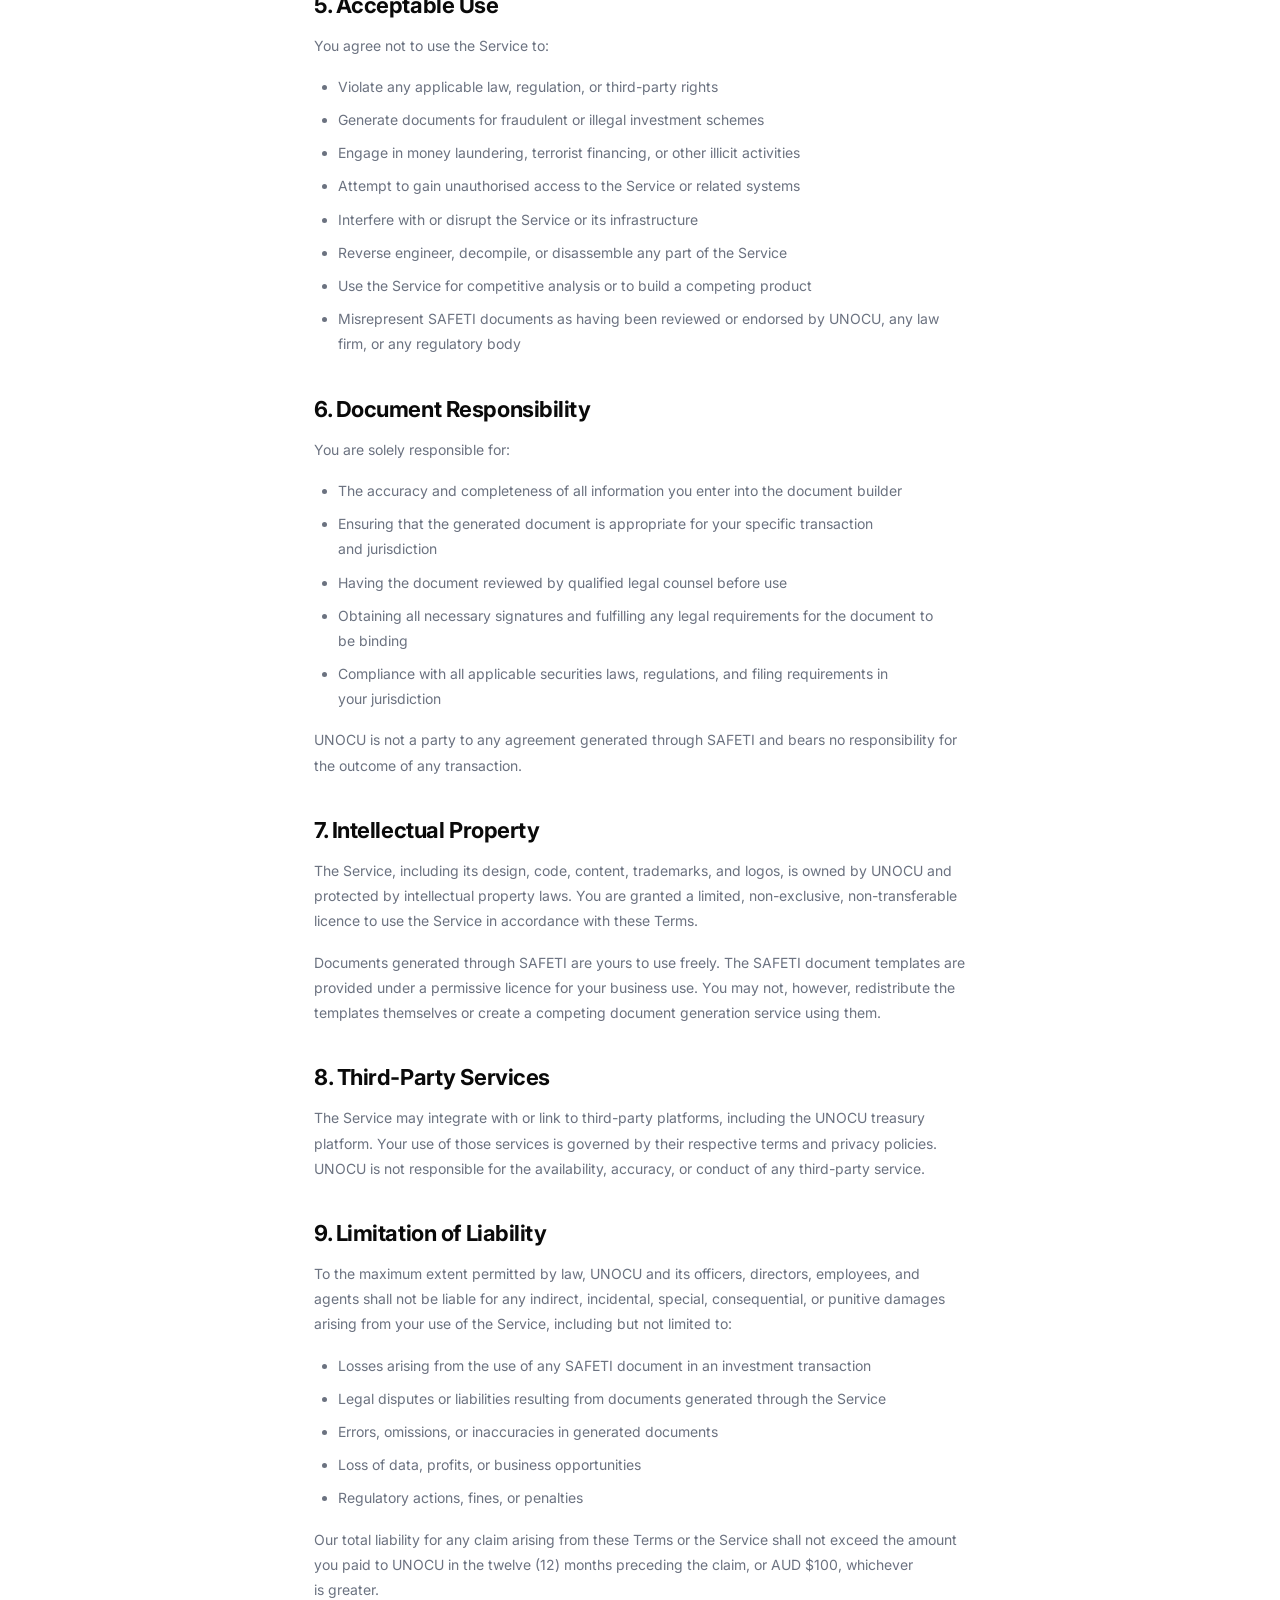
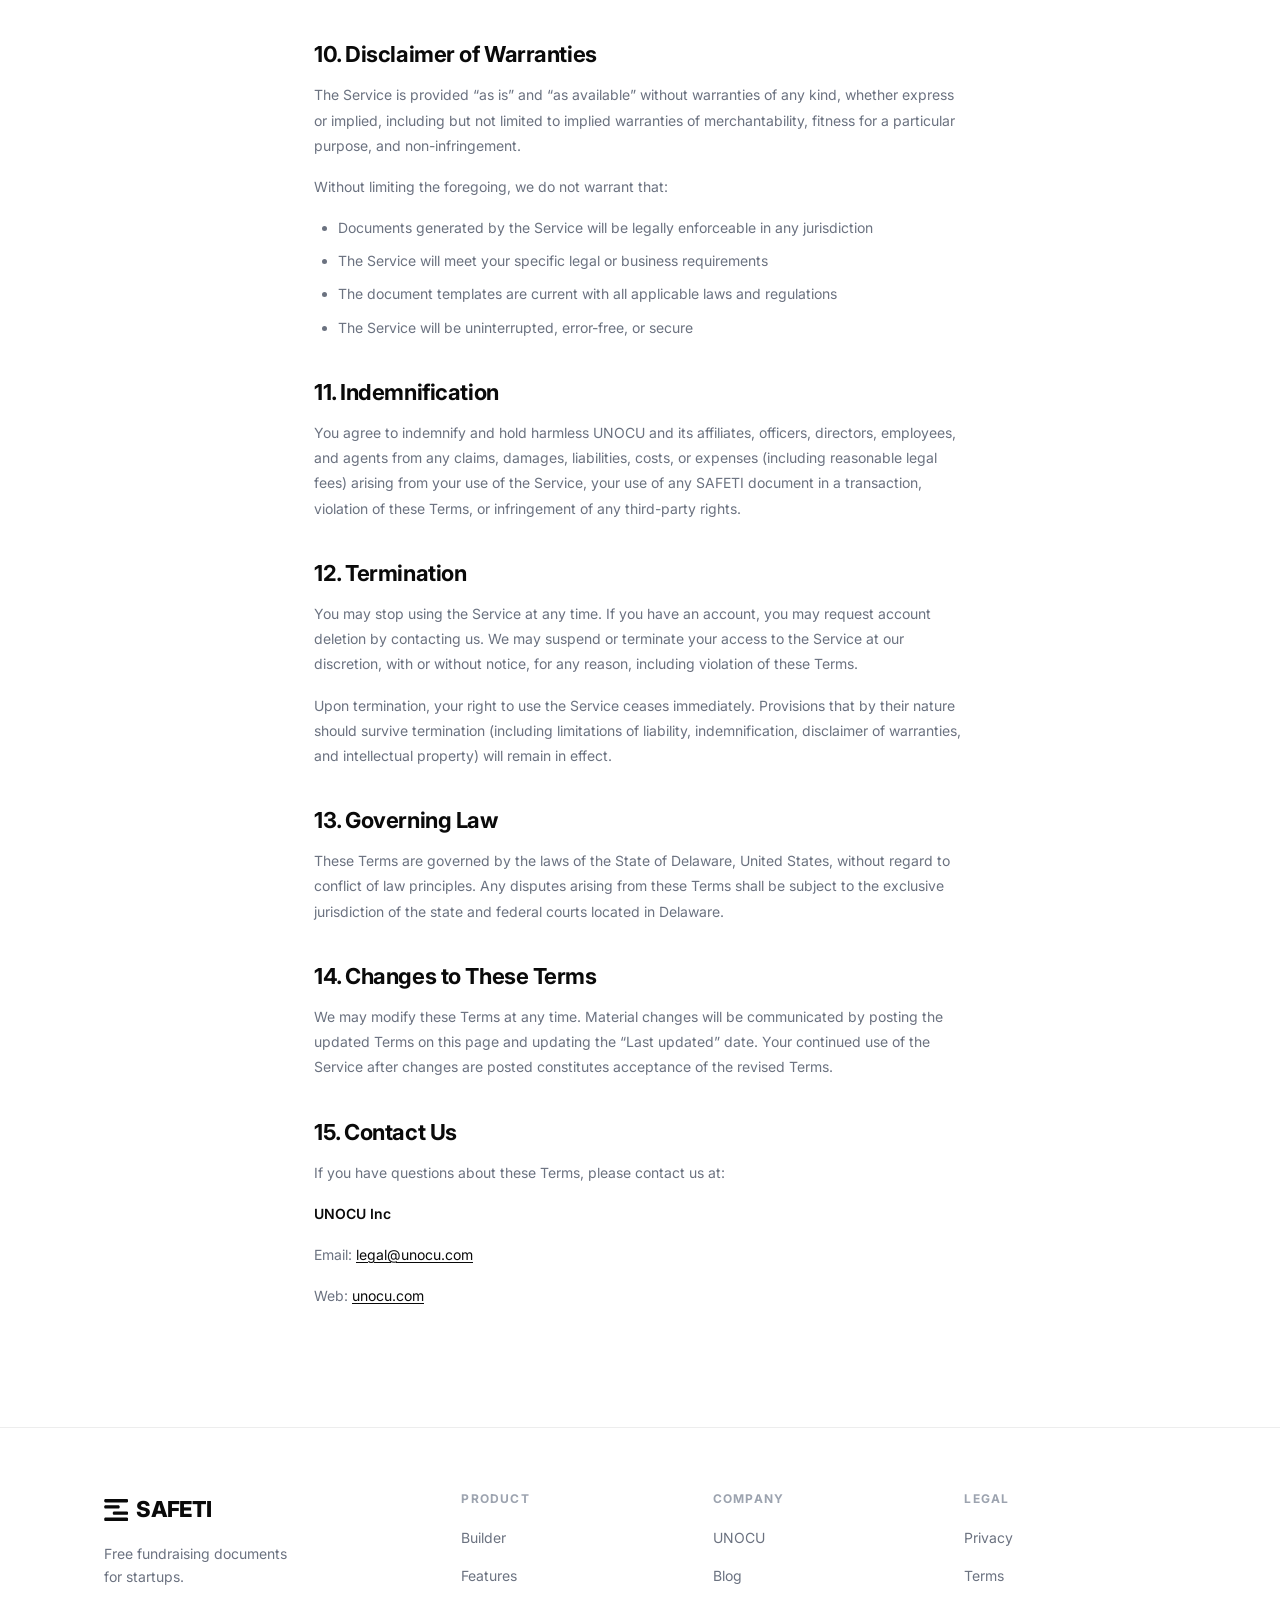
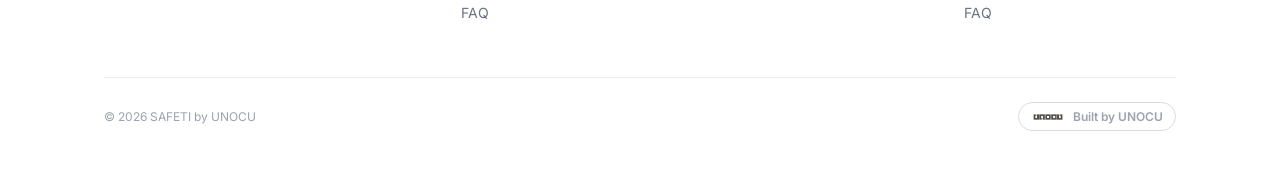
<file: terms.html>
<!DOCTYPE html>
<html lang="en">
<head>
<meta charset="UTF-8">
<meta name="viewport" content="width=device-width, initial-scale=1.0">
<title>Terms of Service — SAFETI by UNOCU</title>
<meta name="description" content="SAFETI Terms of Service. The terms governing your use of the SAFETI fundraising document generator by UNOCU.">
<link rel="canonical" href="https://www.safeti.co/terms.html">

<!-- Open Graph -->
<meta property="og:type" content="website">
<meta property="og:url" content="https://www.safeti.co/terms.html">
<meta property="og:title" content="Terms of Service — SAFETI by UNOCU">
<meta property="og:description" content="The terms governing your use of the SAFETI fundraising document generator by UNOCU.">
<meta property="og:image" content="https://www.safeti.co/assets/og-image.png">
<meta property="og:image:width" content="1200">
<meta property="og:image:height" content="630">
<meta property="og:site_name" content="SAFETI">

<!-- Twitter Card -->
<meta name="twitter:card" content="summary_large_image">
<meta name="twitter:site" content="@unocu">
<meta name="twitter:title" content="Terms of Service — SAFETI by UNOCU">
<meta name="twitter:description" content="The terms governing your use of the SAFETI fundraising document generator by UNOCU.">
<meta name="twitter:image" content="https://www.safeti.co/assets/og-image.png">

<link rel="preconnect" href="https://fonts.googleapis.com">
<link rel="preconnect" href="https://fonts.gstatic.com" crossorigin>
<link href="https://fonts.googleapis.com/css2?family=Inter:wght@400;500;600;700;800&display=swap" rel="stylesheet">
<link rel="icon" type="image/png" sizes="32x32" href="assets/favicon-32.png">
<link rel="apple-touch-icon" href="assets/apple-touch-icon.png">
<link rel="stylesheet" href="base.css">
<link rel="stylesheet" href="style.css">
</head>
<body>

  <!-- HEADER -->
  <header class="header" id="header">
    <div class="container">
      <div class="header__inner">
        <a class="header__logo" href="index.html" aria-label="SAFETI Home">
          <svg width="24" height="22" viewBox="0 0 156 143" fill="none" aria-hidden="true">
            <path d="M8.592 0C3.847 0 0 3.857 0 8.614V13.729C0 18.487 3.847 22.344 8.592 22.344H147.408C152.153 22.344 156 18.487 156 13.729V8.614C156 3.857 152.153 0 147.408 0H8.592Z" fill="currentColor"/>
            <path d="M0 48.833C0 44.076 3.847 40.219 8.592 40.219H91.694C96.439 40.219 100.286 44.076 100.286 48.833V53.948C100.286 58.706 96.439 62.562 91.694 62.562H8.592C3.847 62.562 0 58.706 0 53.948V48.833Z" fill="currentColor"/>
            <path d="M64.306 80.438C59.561 80.438 55.714 84.294 55.714 89.052V94.167C55.714 98.924 59.561 102.781 64.306 102.781H147.408C152.153 102.781 156 98.924 156 94.167V89.052C156 84.294 152.153 80.438 147.408 80.438H64.306Z" fill="currentColor"/>
            <path d="M8.592 120.656C3.847 120.656 0 124.513 0 129.271V134.386C0 139.143 3.847 143 8.592 143H147.408C152.153 143 156 139.143 156 134.386V129.271C156 124.513 152.153 120.656 147.408 120.656H8.592Z" fill="currentColor"/>
          </svg>
          <span class="header__logo-text">SAFETI</span>
        </a>

        <nav class="header__nav" aria-label="Main navigation">
          <ul class="header__nav-list" role="list">
            <li><a class="header__nav-link" href="index.html#features">Features</a></li>
            <li><a class="header__nav-link" href="index.html#how-it-works">How it works</a></li>
            <li><a class="header__nav-link" href="index.html#builder">Builder</a></li>
            <li><a class="header__nav-link" href="index.html#faq">FAQ</a></li>
          </ul>
        </nav>

        <div class="header__actions">
          <a class="header__built-by" href="https://unocu.com" target="_blank" rel="noopener noreferrer">Built by UNOCU</a>
          <button class="btn-theme" id="theme-toggle" aria-label="Toggle dark mode">
            <svg width="16" height="16" viewBox="0 0 24 24" fill="none" stroke="currentColor" stroke-width="2">
              <circle cx="12" cy="12" r="5"/>
              <line x1="12" y1="1" x2="12" y2="3"/>
              <line x1="12" y1="21" x2="12" y2="23"/>
              <line x1="4.22" y1="4.22" x2="5.64" y2="5.64"/>
              <line x1="18.36" y1="18.36" x2="19.78" y2="19.78"/>
              <line x1="1" y1="12" x2="3" y2="12"/>
              <line x1="21" y1="12" x2="23" y2="12"/>
              <line x1="4.22" y1="19.78" x2="5.64" y2="18.36"/>
              <line x1="18.36" y1="5.64" x2="19.78" y2="4.22"/>
            </svg>
          </button>
          <button class="btn-hamburger" id="mobile-toggle" aria-label="Toggle menu">
            <span></span><span></span><span></span>
          </button>
        </div>
      </div>
    </div>
    <div class="mobile-nav" id="mobile-nav">
      <div class="container">
        <a href="index.html#features" class="mobile-nav-link">Features</a>
        <a href="index.html#how-it-works" class="mobile-nav-link">How it works</a>
        <a href="index.html#builder" class="mobile-nav-link">Builder</a>
        <a href="index.html#faq" class="mobile-nav-link">FAQ</a>
      </div>
    </div>
  </header>

  <!-- CONTENT -->
  <section style="padding-block: clamp(var(--space-16), 8vw, var(--space-28));">
    <div class="container" style="max-width:780px;">

      <div style="text-align:center; margin-bottom:var(--space-12);">
        <span class="section-eyebrow" style="margin-inline:auto;">Legal</span>
        <h1 class="section-title" style="margin-inline:auto;">Terms of Service</h1>
        <p style="color:var(--color-text-muted);font-size:var(--text-sm);">Last updated: March 13, 2026</p>
      </div>

      <div class="legal-content">

        <h2>1. Acceptance of Terms</h2>
        <p>By accessing or using the SAFETI document generator, available at safeti.co, and any associated services (the &ldquo;Service&rdquo;), you agree to be bound by these Terms of Service (&ldquo;Terms&rdquo;). If you do not agree, you may not use the Service.</p>
        <p>These Terms constitute a legally binding agreement between you and UNOCU Inc (&ldquo;UNOCU&rdquo;, &ldquo;we&rdquo;, &ldquo;us&rdquo;, or &ldquo;our&rdquo;). By using the Service on behalf of an organisation, you represent that you have the authority to bind that organisation to these Terms.</p>

        <h2>2. Description of Service</h2>
        <p>SAFETI is a free document generator that helps startups create fundraising agreements. The Service allows users to generate three types of investment documents:</p>
        <ul>
          <li><strong>SAFE:</strong> Simple Agreement for Future Equity, based on Y Combinator&rsquo;s SAFE framework</li>
          <li><strong>Token:</strong> Simple Agreement for Future Tokens, for cryptocurrency token generation events</li>
          <li><strong>Interest:</strong> Simple Agreement for Future Interest, with a multiple rate return and interest fallback</li>
        </ul>
        <p>SAFETI is built and operated by UNOCU Inc. Registered users can access additional features including document management through the UNOCU platform at app.unocu.xyz.</p>

        <h2>3. No Legal Advice</h2>
        <p>SAFETI is a document generation tool, not a law firm, and does not provide legal, financial, investment, or tax advice. The documents generated by SAFETI are templates based on established legal frameworks and are provided for informational and convenience purposes only.</p>
        <p><strong>You are strongly advised to consult with qualified legal counsel before using any SAFETI document for an actual investment transaction.</strong> UNOCU makes no representations or warranties regarding the legal sufficiency, enforceability, or appropriateness of any document generated through the Service for your specific circumstances, jurisdiction, or transaction.</p>
        <p>Use of the Service does not create an attorney-client relationship between you and UNOCU.</p>

        <h2>4. Account Registration</h2>
        <p>You may use the SAFETI document builder without an account. To download generated documents and access document management features, you must create a free UNOCU account. When registering, you agree to:</p>
        <ul>
          <li>Provide accurate and complete registration information</li>
          <li>Maintain the security of your account credentials</li>
          <li>Notify us immediately of any unauthorised access</li>
          <li>Accept responsibility for all activity under your account</li>
        </ul>
        <p>We reserve the right to suspend or terminate accounts that violate these Terms or that we reasonably believe are being used fraudulently.</p>

        <h2>5. Acceptable Use</h2>
        <p>You agree not to use the Service to:</p>
        <ul>
          <li>Violate any applicable law, regulation, or third-party rights</li>
          <li>Generate documents for fraudulent or illegal investment schemes</li>
          <li>Engage in money laundering, terrorist financing, or other illicit activities</li>
          <li>Attempt to gain unauthorised access to the Service or related systems</li>
          <li>Interfere with or disrupt the Service or its infrastructure</li>
          <li>Reverse engineer, decompile, or disassemble any part of the Service</li>
          <li>Use the Service for competitive analysis or to build a competing product</li>
          <li>Misrepresent SAFETI documents as having been reviewed or endorsed by UNOCU, any law firm, or any regulatory body</li>
        </ul>

        <h2>6. Document Responsibility</h2>
        <p>You are solely responsible for:</p>
        <ul>
          <li>The accuracy and completeness of all information you enter into the document builder</li>
          <li>Ensuring that the generated document is appropriate for your specific transaction and jurisdiction</li>
          <li>Having the document reviewed by qualified legal counsel before use</li>
          <li>Obtaining all necessary signatures and fulfilling any legal requirements for the document to be binding</li>
          <li>Compliance with all applicable securities laws, regulations, and filing requirements in your jurisdiction</li>
        </ul>
        <p>UNOCU is not a party to any agreement generated through SAFETI and bears no responsibility for the outcome of any transaction.</p>

        <h2>7. Intellectual Property</h2>
        <p>The Service, including its design, code, content, trademarks, and logos, is owned by UNOCU and protected by intellectual property laws. You are granted a limited, non-exclusive, non-transferable licence to use the Service in accordance with these Terms.</p>
        <p>Documents generated through SAFETI are yours to use freely. The SAFETI document templates are provided under a permissive licence for your business use. You may not, however, redistribute the templates themselves or create a competing document generation service using them.</p>

        <h2>8. Third-Party Services</h2>
        <p>The Service may integrate with or link to third-party platforms, including the UNOCU treasury platform. Your use of those services is governed by their respective terms and privacy policies. UNOCU is not responsible for the availability, accuracy, or conduct of any third-party service.</p>

        <h2>9. Limitation of Liability</h2>
        <p>To the maximum extent permitted by law, UNOCU and its officers, directors, employees, and agents shall not be liable for any indirect, incidental, special, consequential, or punitive damages arising from your use of the Service, including but not limited to:</p>
        <ul>
          <li>Losses arising from the use of any SAFETI document in an investment transaction</li>
          <li>Legal disputes or liabilities resulting from documents generated through the Service</li>
          <li>Errors, omissions, or inaccuracies in generated documents</li>
          <li>Loss of data, profits, or business opportunities</li>
          <li>Regulatory actions, fines, or penalties</li>
        </ul>
        <p>Our total liability for any claim arising from these Terms or the Service shall not exceed the amount you paid to UNOCU in the twelve (12) months preceding the claim, or AUD $100, whichever is greater.</p>

        <h2>10. Disclaimer of Warranties</h2>
        <p>The Service is provided &ldquo;as is&rdquo; and &ldquo;as available&rdquo; without warranties of any kind, whether express or implied, including but not limited to implied warranties of merchantability, fitness for a particular purpose, and non-infringement.</p>
        <p>Without limiting the foregoing, we do not warrant that:</p>
        <ul>
          <li>Documents generated by the Service will be legally enforceable in any jurisdiction</li>
          <li>The Service will meet your specific legal or business requirements</li>
          <li>The document templates are current with all applicable laws and regulations</li>
          <li>The Service will be uninterrupted, error-free, or secure</li>
        </ul>

        <h2>11. Indemnification</h2>
        <p>You agree to indemnify and hold harmless UNOCU and its affiliates, officers, directors, employees, and agents from any claims, damages, liabilities, costs, or expenses (including reasonable legal fees) arising from your use of the Service, your use of any SAFETI document in a transaction, violation of these Terms, or infringement of any third-party rights.</p>

        <h2>12. Termination</h2>
        <p>You may stop using the Service at any time. If you have an account, you may request account deletion by contacting us. We may suspend or terminate your access to the Service at our discretion, with or without notice, for any reason, including violation of these Terms.</p>
        <p>Upon termination, your right to use the Service ceases immediately. Provisions that by their nature should survive termination (including limitations of liability, indemnification, disclaimer of warranties, and intellectual property) will remain in effect.</p>

        <h2>13. Governing Law</h2>
        <p>These Terms are governed by the laws of the State of Delaware, United States, without regard to conflict of law principles. Any disputes arising from these Terms shall be subject to the exclusive jurisdiction of the state and federal courts located in Delaware.</p>

        <h2>14. Changes to These Terms</h2>
        <p>We may modify these Terms at any time. Material changes will be communicated by posting the updated Terms on this page and updating the &ldquo;Last updated&rdquo; date. Your continued use of the Service after changes are posted constitutes acceptance of the revised Terms.</p>

        <h2>15. Contact Us</h2>
        <p>If you have questions about these Terms, please contact us at:</p>
        <p><strong>UNOCU Inc</strong></p>
        <p>Email: <a href="mailto:legal@unocu.com">legal@unocu.com</a></p>
        <p>Web: <a href="https://unocu.com">unocu.com</a></p>

      </div>
    </div>
  </section>

  <!-- FOOTER -->
  <footer class="footer">
    <div class="container">
      <div class="footer__inner">
        <div class="footer__brand">
          <a class="footer__logo" href="index.html" aria-label="SAFETI Home">
            <svg width="20" height="18" viewBox="0 0 156 143" fill="none" aria-hidden="true">
              <path d="M8.592 0C3.847 0 0 3.857 0 8.614V13.729C0 18.487 3.847 22.344 8.592 22.344H147.408C152.153 22.344 156 18.487 156 13.729V8.614C156 3.857 152.153 0 147.408 0H8.592Z" fill="currentColor"/>
              <path d="M0 48.833C0 44.076 3.847 40.219 8.592 40.219H91.694C96.439 40.219 100.286 44.076 100.286 48.833V53.948C100.286 58.706 96.439 62.562 91.694 62.562H8.592C3.847 62.562 0 58.706 0 53.948V48.833Z" fill="currentColor"/>
              <path d="M64.306 80.438C59.561 80.438 55.714 84.294 55.714 89.052V94.167C55.714 98.924 59.561 102.781 64.306 102.781H147.408C152.153 102.781 156 98.924 156 94.167V89.052C156 84.294 152.153 80.438 147.408 80.438H64.306Z" fill="currentColor"/>
              <path d="M8.592 120.656C3.847 120.656 0 124.513 0 129.271V134.386C0 139.143 3.847 143 8.592 143H147.408C152.153 143 156 139.143 156 134.386V129.271C156 124.513 152.153 120.656 147.408 120.656H8.592Z" fill="currentColor"/>
            </svg>
            <span class="header__logo-text">SAFETI</span>
          </a>
          <p class="footer__tagline">Free fundraising documents for startups.</p>
        </div>
        <div>
          <h4 class="footer__col-title">Product</h4>
          <ul class="footer__col-links" role="list">
            <li><a href="index.html#builder">Builder</a></li>
            <li><a href="index.html#features">Features</a></li>
            <li><a href="index.html#faq">FAQ</a></li>
          </ul>
        </div>
        <div>
          <h4 class="footer__col-title">Company</h4>
          <ul class="footer__col-links" role="list">
            <li><a href="https://unocu.com" target="_blank" rel="noopener noreferrer">UNOCU</a></li>
            <li><a href="https://unocu.com/blog" target="_blank" rel="noopener noreferrer">Blog</a></li>
          </ul>
        </div>
        <div>
          <h4 class="footer__col-title">Legal</h4>
          <ul class="footer__col-links" role="list">
            <li><a href="privacy.html">Privacy</a></li>
            <li><a href="terms.html">Terms</a></li>
            <li><a href="faq.html">FAQ</a></li>
          </ul>
        </div>
      </div>
      <div class="footer__bottom">
        <p class="footer__copyright">&copy; 2026 SAFETI by UNOCU</p>
        <div class="footer__legal">
          <a href="https://unocu.com" target="_blank" rel="noopener noreferrer" class="footer__badge">
            <img src="assets/unocu-logo.png" alt="UNOCU" loading="lazy">
            Built by UNOCU
          </a>
        </div>
      </div>
    </div>
  </footer>

  <script>
    // Dark mode toggle
    const themeToggle = document.getElementById('theme-toggle');
    const html = document.documentElement;
    if (!html.getAttribute('data-theme')) {
      html.setAttribute('data-theme', 'light');
    }
    if (themeToggle) {
      themeToggle.addEventListener('click', () => {
        const isDark = html.getAttribute('data-theme') === 'dark';
        html.setAttribute('data-theme', isDark ? 'light' : 'dark');
      });
    }

    // Mobile nav toggle
    const mobileToggle = document.getElementById('mobile-toggle');
    const mobileNav = document.getElementById('mobile-nav');
    if (mobileToggle && mobileNav) {
      mobileToggle.addEventListener('click', () => {
        mobileNav.classList.toggle('open');
      });
    }
  </script>
</body>
</html>
</file>
<file: base.css>
/* base.css — UNOCU Design System Reset & Base */
*, *::before, *::after { box-sizing: border-box; margin: 0; padding: 0; }

/* ============================================================
   DESIGN TOKENS
   ============================================================ */
:root {
  /* --- Fonts --- */
  --font-body: 'Inter', system-ui, -apple-system, sans-serif;
  --font-display: 'Inter', system-ui, -apple-system, sans-serif;

  /* --- Type Scale (fluid with clamp) --- */
  --text-xs:   clamp(0.6875rem, 0.65rem + 0.2vw, 0.75rem);
  --text-sm:   clamp(0.8125rem, 0.78rem + 0.2vw, 0.875rem);
  --text-base: clamp(0.9375rem, 0.9rem + 0.25vw, 1rem);
  --text-md:   clamp(1.0625rem, 1rem + 0.35vw, 1.125rem);
  --text-lg:   clamp(1.1875rem, 1.1rem + 0.5vw, 1.375rem);
  --text-xl:   clamp(1.375rem, 1.2rem + 0.9vw, 1.75rem);
  --text-2xl:  clamp(1.75rem, 1.4rem + 1.8vw, 2.5rem);
  --text-3xl:  clamp(2.25rem, 1.8rem + 2.5vw, 3.5rem);
  --text-hero: clamp(3rem, 2rem + 5vw, 5.5rem);

  /* --- Spacing (4px base) --- */
  --space-1:  0.25rem;
  --space-2:  0.5rem;
  --space-3:  0.75rem;
  --space-4:  1rem;
  --space-5:  1.25rem;
  --space-6:  1.5rem;
  --space-8:  2rem;
  --space-10: 2.5rem;
  --space-12: 3rem;
  --space-14: 3.5rem;
  --space-16: 4rem;
  --space-20: 5rem;
  --space-24: 6rem;
  --space-28: 7rem;
  --space-32: 8rem;
  --space-40: 10rem;

  /* --- Radius --- */
  --radius-sm:   6px;
  --radius-md:   12px;
  --radius-lg:   16px;
  --radius-xl:   24px;
  --radius-full: 9999px;

  /* --- Transitions --- */
  --transition-interactive: 180ms cubic-bezier(0.16, 1, 0.3, 1);
  --transition-slow: 400ms cubic-bezier(0.16, 1, 0.3, 1);

  /* --- Content widths --- */
  --content-hero:    72ch;
  --content-default: 65ch;
  --content-narrow:  48ch;
  --container-max:   1200px;

  /* --- Brand accent --- */
  --color-accent: #7B8CFF;
  --color-accent-soft: rgba(123, 140, 255, 0.12);

  /* --- LIGHT MODE (default) --- */
  --color-bg:          #ffffff;
  --color-surface:     #fafafa;
  --color-surface-2:   #f4f4f5;
  --color-border:      rgba(0,0,0,0.07);
  --color-border-hard: rgba(0,0,0,0.14);
  --color-text:        #0a0a0a;
  --color-text-muted:  #6b7280;
  --color-text-faint:  #9ca3af;
  --color-dark-bg:     #111111;
  --color-dark-text:   #f9f9f9;

  /* Card shadow */
  --shadow-card: 0 1px 4px rgba(0,0,0,0.06), 0 4px 16px rgba(0,0,0,0.04);
  --shadow-card-hover: 0 4px 12px rgba(0,0,0,0.10), 0 16px 40px rgba(0,0,0,0.07);
  --shadow-elevated: 0 8px 32px rgba(0,0,0,0.10), 0 2px 8px rgba(0,0,0,0.06);
}

[data-theme="dark"] {
  --color-bg:          #0c0c0c;
  --color-surface:     #161616;
  --color-surface-2:   #1e1e1e;
  --color-border:      rgba(255,255,255,0.08);
  --color-border-hard: rgba(255,255,255,0.15);
  --color-text:        #f0f0f0;
  --color-text-muted:  #8a8a9a;
  --color-text-faint:  #5a5a6a;
  --color-dark-bg:     #0a0a0a;
  --color-dark-text:   #f0f0f0;
  --shadow-card: 0 1px 4px rgba(0,0,0,0.3), 0 4px 16px rgba(0,0,0,0.2);
  --shadow-card-hover: 0 4px 12px rgba(0,0,0,0.4), 0 16px 40px rgba(0,0,0,0.3);
  --shadow-elevated: 0 8px 32px rgba(0,0,0,0.4), 0 2px 8px rgba(0,0,0,0.3);
}

/* ============================================================
   GLOBAL RESET & BASE
   ============================================================ */
html {
  -moz-text-size-adjust: none;
  -webkit-text-size-adjust: none;
  text-size-adjust: none;
  -webkit-font-smoothing: antialiased;
  -moz-osx-font-smoothing: grayscale;
  text-rendering: optimizeLegibility;
  scroll-behavior: smooth;
  hanging-punctuation: first last;
  scroll-padding-top: 80px;
}

body {
  min-height: 100dvh;
  line-height: 1.6;
  font-family: var(--font-body);
  font-size: var(--text-base);
  color: var(--color-text);
  background-color: var(--color-bg);
}

img, picture, video, canvas, svg { display: block; max-width: 100%; height: auto; }
ul[role="list"], ol[role="list"] { list-style: none; }
input, button, textarea, select { font: inherit; color: inherit; }
h1, h2, h3, h4, h5, h6 { text-wrap: balance; line-height: 1.1; }
p, li, figcaption { text-wrap: pretty; }

::selection {
  background: rgba(123, 140, 255, 0.18);
  color: var(--color-text);
}

:focus-visible {
  outline: 2px solid var(--color-accent);
  outline-offset: 3px;
  border-radius: var(--radius-sm);
}

@media (prefers-reduced-motion: reduce) {
  *, *::before, *::after {
    animation-duration: 0.01ms !important;
    animation-iteration-count: 1 !important;
    transition-duration: 0.01ms !important;
    scroll-behavior: auto !important;
  }
}

button { cursor: pointer; background: none; border: none; }
table { border-collapse: collapse; width: 100%; }
a { color: inherit; text-decoration: none; }

.sr-only {
  position: absolute; width: 1px; height: 1px; padding: 0; margin: -1px;
  overflow: hidden; clip: rect(0, 0, 0, 0); white-space: nowrap; border-width: 0;
}
</file>
<file: style.css>
/* style.css — SAFETI by UNOCU — Standalone Product Site */

/* ============================================================
   LAYOUT UTILITIES
   ============================================================ */
.container {
  width: 100%;
  max-width: var(--container-max);
  margin-inline: auto;
  padding-inline: clamp(var(--space-5), 5vw, var(--space-16));
}

.container--narrow {
  max-width: 760px;
}

/* ============================================================
   SCROLL REVEAL
   ============================================================ */
.reveal {
  opacity: 0;
  transform: translateY(16px);
  transition: opacity 0.6s cubic-bezier(0.16, 1, 0.3, 1), transform 0.6s cubic-bezier(0.16, 1, 0.3, 1);
}
.reveal.revealed {
  opacity: 1;
  transform: translateY(0);
}

.hero .reveal,
.safeti-hero .reveal {
  transition-duration: 0.4s;
}

/* ============================================================
   HEADER / NAV
   ============================================================ */
.header {
  position: sticky;
  top: 0;
  z-index: 100;
  background: rgba(255,255,255,0.88);
  backdrop-filter: saturate(180%) blur(20px);
  -webkit-backdrop-filter: saturate(180%) blur(20px);
  border-bottom: 1px solid var(--color-border);
  transition: background var(--transition-interactive);
}

.header__bar {
  height: 60px;
  display: flex;
  align-items: center;
}

[data-theme="dark"] .header {
  background: rgba(12,12,12,0.88);
}

.header__inner {
  display: flex;
  align-items: center;
  gap: var(--space-8);
  height: 60px;
}

.header__logo {
  flex-shrink: 0;
  display: flex;
  align-items: center;
  gap: var(--space-3);
  text-decoration: none;
  color: var(--color-text);
}

.header__logo svg {
  height: 28px;
  width: auto;
}

.header__logo-text {
  font-size: var(--text-lg);
  font-weight: 800;
  letter-spacing: -0.04em;
}

.header__nav { flex: 1; }

.header__nav-list {
  display: flex;
  align-items: center;
  gap: var(--space-1);
  list-style: none;
}

.header__nav-link {
  font-size: var(--text-sm);
  font-weight: 500;
  color: var(--color-text-muted);
  padding: var(--space-2) var(--space-3);
  border-radius: var(--radius-sm);
  transition: color var(--transition-interactive), background var(--transition-interactive);
  white-space: nowrap;
}

.header__nav-link:hover,
.header__nav-link.active {
  color: var(--color-text);
  background: var(--color-surface-2);
}

.header__actions {
  display: flex;
  align-items: center;
  gap: var(--space-3);
  flex-shrink: 0;
}

.header__built-by {
  font-size: var(--text-xs);
  color: var(--color-text-faint);
  font-weight: 500;
  white-space: nowrap;
  transition: color var(--transition-interactive);
}

.header__built-by:hover {
  color: var(--color-text-muted);
}

/* Mobile nav */
.mobile-nav {
  display: none;
  border-top: 1px solid var(--color-border);
  background: var(--color-bg);
  padding-block: var(--space-4);
}

.mobile-nav.open { display: block; }

.mobile-nav .container {
  display: flex;
  flex-direction: column;
  gap: var(--space-1);
}

.mobile-nav a {
  display: block;
  font-size: var(--text-base);
  color: var(--color-text-muted);
  padding: var(--space-3) var(--space-4);
  border-radius: var(--radius-md);
  font-weight: 500;
  transition: color var(--transition-interactive), background var(--transition-interactive);
}

.mobile-nav a:hover, .mobile-nav a.active { color: var(--color-text); background: var(--color-surface-2); }

/* ============================================================
   BUTTONS
   ============================================================ */
.btn-primary {
  display: inline-flex;
  align-items: center;
  gap: var(--space-2);
  padding: 0.6rem 1.25rem;
  background: var(--color-text);
  color: var(--color-bg);
  font-size: var(--text-sm);
  font-weight: 600;
  border-radius: var(--radius-full);
  border: 1.5px solid var(--color-text);
  transition: opacity var(--transition-interactive), transform var(--transition-interactive);
  white-space: nowrap;
  cursor: pointer;
  text-decoration: none;
}

.btn-primary:hover { opacity: 0.82; transform: translateY(-1px); }

.btn-primary--large {
  padding: 0.8rem 1.75rem;
  font-size: var(--text-base);
}

.btn-outline {
  display: inline-flex;
  align-items: center;
  gap: var(--space-2);
  padding: 0.6rem 1.25rem;
  background: transparent;
  color: var(--color-text);
  font-size: var(--text-sm);
  font-weight: 600;
  border-radius: var(--radius-full);
  border: 1.5px solid var(--color-border-hard);
  transition: border-color var(--transition-interactive), background var(--transition-interactive);
  white-space: nowrap;
  cursor: pointer;
  text-decoration: none;
}

.btn-outline:hover {
  border-color: var(--color-text);
  background: var(--color-surface-2);
}

.btn-ghost {
  display: inline-flex;
  align-items: center;
  gap: var(--space-2);
  padding: 0.6rem 0;
  background: transparent;
  color: var(--color-text-muted);
  font-size: var(--text-sm);
  font-weight: 600;
  text-decoration: underline;
  text-underline-offset: 3px;
  transition: color var(--transition-interactive);
  cursor: pointer;
  border: none;
}

.btn-ghost:hover { color: var(--color-text); }

.btn-primary:disabled {
  opacity: 0.35;
  cursor: not-allowed;
  pointer-events: none;
}

.btn-theme {
  display: flex;
  align-items: center;
  justify-content: center;
  width: 36px;
  height: 36px;
  border-radius: var(--radius-full);
  border: 1.5px solid var(--color-border-hard);
  color: var(--color-text-muted);
  transition: color var(--transition-interactive), background var(--transition-interactive);
}

.btn-theme:hover { color: var(--color-text); background: var(--color-surface-2); }

.btn-hamburger {
  display: none;
  flex-direction: column;
  gap: 5px;
  width: 36px;
  height: 36px;
  align-items: center;
  justify-content: center;
  border-radius: var(--radius-sm);
  transition: background var(--transition-interactive);
}

.btn-hamburger span {
  display: block;
  width: 18px;
  height: 1.5px;
  background: var(--color-text);
  border-radius: 2px;
  transition: transform var(--transition-interactive), opacity var(--transition-interactive);
}

/* ============================================================
   SECTION SHARED STYLES
   ============================================================ */
section {
  padding-block: clamp(var(--space-20), 10vw, var(--space-40));
}

.section-eyebrow {
  display: inline-flex;
  align-items: center;
  gap: var(--space-2);
  font-size: var(--text-xs);
  font-weight: 700;
  text-transform: uppercase;
  letter-spacing: 0.1em;
  color: var(--color-text-faint);
  background: var(--color-surface-2);
  padding: 0.3rem 0.75rem;
  border-radius: var(--radius-full);
  margin-bottom: var(--space-5);
}

.section-title {
  font-size: var(--text-3xl);
  font-weight: 800;
  letter-spacing: -0.04em;
  line-height: 1.1;
  color: var(--color-text);
  margin-bottom: var(--space-5);
}

.section-subtitle {
  font-size: var(--text-md);
  color: var(--color-text-muted);
  max-width: 52ch;
  line-height: 1.6;
  margin-bottom: var(--space-12);
}

/* ============================================================
   HERO
   ============================================================ */
.hero__eyebrow-pill {
  display: inline-flex;
  align-items: center;
  gap: var(--space-2);
  font-size: var(--text-xs);
  font-weight: 500;
  color: var(--color-text-muted);
  background: var(--color-bg);
  border: 1.5px solid var(--color-border-hard);
  padding: 0.35rem 1rem;
  border-radius: var(--radius-full);
  margin-bottom: var(--space-8);
  cursor: default;
  transition: border-color var(--transition-interactive);
}

.hero__eyebrow-pill:hover { border-color: var(--color-text); }
.hero__eyebrow-pill svg { color: var(--color-text-faint); }

/* ============================================================
   SAFETI HERO
   ============================================================ */
.safeti-hero {
  padding-block: clamp(var(--space-16), 8vw, var(--space-32));
  text-align: center;
}

.safeti-hero__inner {
  max-width: 680px;
  margin-inline: auto;
  margin-bottom: var(--space-6);
}

.safeti-hero__title {
  font-size: clamp(var(--text-3xl), 7vw, 72px);
  font-weight: 800;
  letter-spacing: -0.04em;
  line-height: 1;
  color: var(--color-text);
  margin-bottom: var(--space-3);
}

.safeti-hero__subtitle {
  font-size: var(--text-lg);
  font-weight: 600;
  color: var(--color-text-muted);
  margin-bottom: var(--space-4);
  letter-spacing: -0.01em;
}

.safeti-hero__desc {
  font-size: var(--text-base);
  color: var(--color-text-muted);
  max-width: 56ch;
  margin-inline: auto;
  line-height: 1.65;
  margin-bottom: var(--space-8);
}

.safeti-hero__actions {
  display: flex;
  align-items: center;
  justify-content: center;
  gap: var(--space-4);
  flex-wrap: wrap;
  margin-bottom: var(--space-12);
}

/* --- Stat Cards --- */
.safeti-stats {
  display: grid;
  grid-template-columns: repeat(3, 1fr);
  gap: var(--space-4);
  max-width: 820px;
  margin-inline: auto;
}

.safeti-stat-card {
  background: var(--color-surface);
  border: 1px solid var(--color-border);
  border-radius: var(--radius-lg);
  padding: var(--space-6);
  text-align: left;
}

.dash__kpi-label {
  font-size: var(--text-xs);
  color: var(--color-text-faint);
  font-weight: 500;
  margin-bottom: var(--space-2);
}

.dash__kpi-value {
  font-size: var(--text-xl);
  font-weight: 800;
  letter-spacing: -0.04em;
  color: var(--color-text);
  line-height: 1;
}

.dash__kpi-change {
  font-size: var(--text-xs);
  color: #22c55e;
  font-weight: 600;
  margin-top: var(--space-1);
}

/* ============================================================
   WHAT IS SAFETI SECTION
   ============================================================ */
.what-section {
  background: var(--color-surface);
  border-top: 1px solid var(--color-border);
  border-bottom: 1px solid var(--color-border);
}

.what-grid {
  display: grid;
  grid-template-columns: repeat(3, 1fr);
  gap: var(--space-5);
  margin-bottom: var(--space-10);
}

.what-card {
  background: var(--color-bg);
  border-radius: var(--radius-xl);
  padding: clamp(var(--space-6), 3vw, var(--space-8));
  box-shadow: var(--shadow-card);
  transition: box-shadow var(--transition-interactive), transform var(--transition-interactive);
}

.what-card:hover {
  box-shadow: var(--shadow-card-hover);
  transform: translateY(-2px);
}

.what-card__icon {
  width: 48px;
  height: 48px;
  border-radius: var(--radius-md);
  background: var(--color-surface-2);
  display: flex;
  align-items: center;
  justify-content: center;
  color: var(--color-text-muted);
  margin-bottom: var(--space-5);
}

.what-card__title {
  font-size: var(--text-lg);
  font-weight: 700;
  letter-spacing: -0.02em;
  color: var(--color-text);
  margin-bottom: var(--space-2);
}

.what-card__desc {
  font-size: var(--text-sm);
  color: var(--color-text-muted);
  line-height: 1.65;
}

.what-callout {
  background: var(--color-bg);
  border: 1.5px solid var(--color-border-hard);
  border-radius: var(--radius-lg);
  padding: var(--space-6) var(--space-8);
  font-size: var(--text-sm);
  color: var(--color-text-muted);
  line-height: 1.65;
  max-width: 720px;
}

.what-callout strong {
  color: var(--color-text);
  font-weight: 700;
}

/* ============================================================
   HOW IT WORKS — Feature Rows
   ============================================================ */
.safeti-how {
  padding-block: clamp(var(--space-16), 8vw, var(--space-28));
}

.feature-row {
  display: grid;
  grid-template-columns: 1fr 1fr;
  gap: clamp(var(--space-12), 7vw, var(--space-20));
  align-items: center;
  margin-bottom: clamp(var(--space-20), 10vw, var(--space-32));
}

.feature-row:last-child { margin-bottom: 0; }

.feature-row--reverse .feature-row__text { order: 2; }
.feature-row--reverse .feature-row__visual { order: 1; }

.feature-row__number {
  font-size: var(--text-xs);
  font-weight: 700;
  text-transform: uppercase;
  letter-spacing: 0.12em;
  color: var(--color-text-faint);
  margin-bottom: var(--space-4);
  display: flex;
  align-items: center;
  gap: var(--space-3);
}

.feature-row__number::after {
  content: '';
  display: block;
  height: 1px;
  width: 32px;
  background: var(--color-border-hard);
}

.feature-row__title {
  font-size: var(--text-2xl);
  font-weight: 800;
  letter-spacing: -0.04em;
  line-height: 1.15;
  color: var(--color-text);
  margin-bottom: var(--space-4);
}

.feature-row__desc {
  font-size: var(--text-base);
  color: var(--color-text-muted);
  line-height: 1.7;
  max-width: 40ch;
}

.feature-row__visual {
  background: var(--color-surface);
  border-radius: var(--radius-xl);
  aspect-ratio: 4/3;
  display: flex;
  align-items: center;
  justify-content: center;
  overflow: hidden;
  position: relative;
}

.feature-visual {
  display: flex;
  flex-direction: column;
  align-items: center;
  justify-content: center;
  gap: var(--space-4);
  padding: var(--space-8);
  text-align: center;
  width: 100%;
}

/* ============================================================
   SAFETI BUILDER
   ============================================================ */
.safeti-builder-section {
  padding-block: clamp(var(--space-12), 6vw, var(--space-20));
  padding-bottom: clamp(var(--space-16), 8vw, var(--space-28));
}

.safeti-builder {
  background: var(--color-surface);
  border: 1px solid var(--color-border);
  border-radius: 20px;
  box-shadow: 0 4px 32px rgba(0,0,0,0.06), 0 1px 4px rgba(0,0,0,0.04);
  overflow: hidden;
}

/* --- Step Indicator --- */
.safeti-steps {
  display: flex;
  align-items: center;
  padding: var(--space-5) var(--space-8);
  border-bottom: 1px solid var(--color-border);
  background: var(--color-bg);
  gap: 0;
}

.safeti-step-btn {
  display: flex;
  align-items: center;
  gap: var(--space-2);
  padding: var(--space-2) var(--space-4);
  border-radius: var(--radius-full);
  font-size: var(--text-sm);
  font-weight: 600;
  color: var(--color-text-faint);
  background: transparent;
  border: none;
  cursor: pointer;
  transition: color var(--transition-interactive), background var(--transition-interactive);
  white-space: nowrap;
}

.safeti-step-btn:hover {
  color: var(--color-text-muted);
}

.safeti-step-btn.active {
  color: var(--color-text);
  background: var(--color-surface);
  border: 1px solid var(--color-border);
}

.safeti-step-btn.completed {
  color: #22c55e;
}

.safeti-step-num {
  width: 22px;
  height: 22px;
  border-radius: 50%;
  background: var(--color-border);
  display: flex;
  align-items: center;
  justify-content: center;
  font-size: 11px;
  font-weight: 700;
  flex-shrink: 0;
  transition: background var(--transition-interactive), color var(--transition-interactive);
}

.safeti-step-btn.active .safeti-step-num {
  background: var(--color-accent);
  color: var(--color-bg);
}

.safeti-step-btn.completed .safeti-step-num {
  background: #22c55e;
  color: #fff;
}

.safeti-step-divider {
  flex: 1;
  height: 1px;
  background: var(--color-border);
  margin-inline: var(--space-2);
  min-width: 20px;
}

/* --- Panel --- */
.safeti-panel {
  display: none;
  padding: var(--space-8);
}

.safeti-panel.active {
  display: block;
}

.safeti-panel__header {
  margin-bottom: var(--space-8);
}

.safeti-panel__title {
  font-size: var(--text-xl);
  font-weight: 700;
  letter-spacing: -0.02em;
  color: var(--color-text);
  margin-bottom: var(--space-2);
}

.safeti-panel__desc {
  font-size: var(--text-sm);
  color: var(--color-text-faint);
}

.safeti-panel__footer {
  display: flex;
  gap: var(--space-3);
  margin-top: var(--space-8);
  justify-content: flex-end;
}

.safeti-panel__footer--center {
  justify-content: space-between;
  align-items: center;
}

/* --- Investment Type Cards --- */
.safeti-type-grid {
  display: grid;
  grid-template-columns: repeat(3, 1fr);
  gap: var(--space-4);
  margin-bottom: var(--space-2);
}

.safeti-type-card {
  background: #fafafa;
  border: 1.5px solid transparent;
  border-radius: 24px;
  padding: var(--space-10);
  text-align: left;
  cursor: pointer;
  transition: background 0.18s cubic-bezier(0.16,1,0.3,1), border-color 0.18s cubic-bezier(0.16,1,0.3,1), box-shadow 0.18s cubic-bezier(0.16,1,0.3,1);
  box-shadow: 0 1px 3px rgba(0,0,0,0.05), 0 4px 16px rgba(0,0,0,0.04);
  display: flex;
  flex-direction: column;
  gap: var(--space-4);
  font-family: inherit;
  color: var(--color-text);
}

[data-theme="dark"] .safeti-type-card {
  background: var(--color-surface);
}

.safeti-type-card:hover {
  box-shadow: 0 2px 8px rgba(0,0,0,0.08), 0 8px 24px rgba(0,0,0,0.06);
  background: #f4f4f4;
}

[data-theme="dark"] .safeti-type-card:hover {
  background: var(--color-bg);
}

.safeti-type-card.selected {
  border-color: #1a1a1a;
  background: #f0f0f0;
  box-shadow: 0 2px 8px rgba(0,0,0,0.1), 0 8px 24px rgba(0,0,0,0.07);
}

[data-theme="dark"] .safeti-type-card.selected {
  border-color: var(--color-text);
  background: var(--color-bg);
}

.safeti-type-card__icon {
  width: 48px;
  height: 48px;
  background: #ffffff;
  border-radius: 14px;
  display: flex;
  align-items: center;
  justify-content: center;
  margin-bottom: var(--space-2);
  box-shadow: 0 1px 4px rgba(0,0,0,0.06);
  color: #1a1a1a;
}

[data-theme="dark"] .safeti-type-card__icon {
  background: rgba(255,255,255,0.1);
  color: #ffffff;
  box-shadow: 0 1px 4px rgba(0,0,0,0.2);
}

.safeti-type-card.selected .safeti-type-card__icon {
  background: #ffffff;
  color: #1a1a1a;
}

[data-theme="dark"] .safeti-type-card.selected .safeti-type-card__icon {
  background: rgba(255,255,255,0.15);
  color: #ffffff;
}

.safeti-type-card__title {
  font-size: var(--text-lg);
  font-weight: 700;
  letter-spacing: -0.03em;
  color: var(--color-text);
}

.safeti-type-card__desc {
  font-size: var(--text-sm);
  color: var(--color-text-muted);
  line-height: 1.5;
}

/* --- Form Fields --- */
.safeti-fields-grid {
  display: grid;
  grid-template-columns: repeat(2, 1fr);
  gap: var(--space-5);
  margin-bottom: var(--space-8);
}

.safeti-field {
  display: flex;
  flex-direction: column;
  gap: var(--space-2);
}

.safeti-field[data-show-for] {
  display: none;
}

.safeti-label {
  font-size: var(--text-xs);
  font-weight: 600;
  color: var(--color-text-muted);
  letter-spacing: 0.02em;
  text-transform: uppercase;
}

.safeti-input,
.safeti-select {
  width: 100%;
  padding: var(--space-4);
  font-size: var(--text-sm);
  font-weight: 500;
  color: var(--color-text);
  background: var(--color-bg);
  border: 1.5px solid var(--color-border);
  border-radius: 12px;
  outline: none;
  transition: border-color var(--transition-interactive), box-shadow var(--transition-interactive), background var(--transition-interactive);
  font-family: inherit;
  -webkit-appearance: none;
  appearance: none;
}

.safeti-input:focus,
.safeti-select:focus {
  border-color: var(--color-accent);
  box-shadow: 0 0 0 3px rgba(123, 140, 255, 0.15);
  background: var(--color-surface);
}

.safeti-input:hover,
.safeti-select:hover {
  border-color: var(--color-text-faint);
}

.safeti-select {
  background-image: url("data:image/svg+xml,%3Csvg xmlns='http://www.w3.org/2000/svg' width='12' height='12' viewBox='0 0 24 24' fill='none' stroke='%23888' stroke-width='2.5'%3E%3Cpolyline points='6 9 12 15 18 9'/%3E%3C/svg%3E");
  background-repeat: no-repeat;
  background-position: right 14px center;
  padding-right: var(--space-10);
  cursor: pointer;
}

.safeti-input-wrap {
  position: relative;
}

.safeti-input-wrap--prefix .safeti-input {
  padding-left: var(--space-8);
}

.safeti-input-prefix {
  position: absolute;
  left: var(--space-4);
  top: 50%;
  transform: translateY(-50%);
  font-size: var(--text-sm);
  font-weight: 600;
  color: var(--color-text-faint);
  pointer-events: none;
  user-select: none;
}

.safeti-input[type="date"] {
  color-scheme: light dark;
}

.safeti-field-note {
  font-size: var(--text-xs);
  color: var(--color-text-faint);
  margin-top: var(--space-1);
}

/* --- Live Calculation Preview --- */
.safeti-calc-preview {
  background: var(--color-bg);
  border: 1px solid var(--color-border);
  border-radius: 16px;
  padding: var(--space-6);
}

.safeti-calc-header {
  font-size: var(--text-xs);
  font-weight: 700;
  letter-spacing: 0.08em;
  text-transform: uppercase;
  color: var(--color-text-faint);
  margin-bottom: var(--space-5);
}

.safeti-calc-grid {
  display: grid;
  grid-template-columns: repeat(4, 1fr);
  gap: var(--space-4);
}

.safeti-calc-card {
  background: var(--color-surface);
  border: 1px solid var(--color-border);
  border-radius: 12px;
  padding: var(--space-4) var(--space-5);
}

.safeti-calc-sub {
  font-size: var(--text-xs);
  color: var(--color-text-faint);
  margin-top: var(--space-1);
  font-weight: 500;
}

.safeti-date-value {
  font-size: var(--text-base) !important;
  font-weight: 700 !important;
}

/* --- Parties Grid --- */
.safeti-parties-grid {
  display: grid;
  grid-template-columns: 1fr 1fr;
  gap: var(--space-6);
  margin-bottom: var(--space-4);
}

.safeti-party-card {
  background: var(--color-bg);
  border: 1px solid var(--color-border);
  border-radius: 16px;
  padding: var(--space-6);
  display: flex;
  flex-direction: column;
  gap: var(--space-4);
}

.safeti-party-card__title {
  display: flex;
  align-items: center;
  gap: var(--space-2);
  font-size: var(--text-sm);
  font-weight: 700;
  color: var(--color-text);
  margin-bottom: var(--space-1);
  letter-spacing: -0.01em;
}

/* Radio buttons */
.safeti-radio-group {
  display: flex;
  gap: var(--space-4);
}

.safeti-radio-label {
  display: flex;
  align-items: center;
  gap: var(--space-2);
  font-size: var(--text-sm);
  font-weight: 500;
  color: var(--color-text-muted);
  cursor: pointer;
}

.safeti-radio-label input[type="radio"] {
  accent-color: var(--color-accent);
  width: 16px;
  height: 16px;
  cursor: pointer;
}

/* --- Document Preview --- */
.safeti-doc-preview {
  display: flex;
  justify-content: center;
  margin-bottom: var(--space-6);
}

.safeti-doc-preview__inner {
  width: 100%;
  max-width: 580px;
  background: #fff;
  border-radius: 12px;
  box-shadow: 0 4px 24px rgba(0,0,0,0.10), 0 1px 4px rgba(0,0,0,0.06);
  border-top: 4px solid var(--color-accent);
  overflow: hidden;
}

[data-theme="dark"] .safeti-doc-preview__inner {
  background: var(--color-surface);
}

.safeti-doc-preview__header {
  padding: var(--space-6) var(--space-8) var(--space-5);
  text-align: center;
  border-bottom: 1px solid var(--color-border);
}

.safeti-doc-preview__company {
  font-size: var(--text-sm);
  font-weight: 700;
  color: var(--color-text);
  letter-spacing: -0.01em;
  margin-bottom: var(--space-2);
}

.safeti-doc-preview__instrument {
  font-size: var(--text-2xl);
  font-weight: 800;
  letter-spacing: -0.04em;
  color: var(--color-text);
  line-height: 1;
}

.safeti-doc-preview__subtitle {
  font-size: var(--text-xs);
  color: var(--color-text-faint);
  margin-top: var(--space-1);
  font-style: italic;
}

.safeti-doc-preview__terms {
  padding: var(--space-5) var(--space-8);
  display: flex;
  flex-direction: column;
  gap: 0;
}

.safeti-doc-term {
  display: flex;
  justify-content: space-between;
  align-items: center;
  padding-block: var(--space-3);
  border-bottom: 1px solid var(--color-border);
  gap: var(--space-4);
}

.safeti-doc-term:last-child {
  border-bottom: none;
}

.safeti-doc-term__label {
  font-size: var(--text-xs);
  font-weight: 600;
  color: var(--color-text-faint);
  flex-shrink: 0;
}

.safeti-doc-term__value {
  font-size: var(--text-sm);
  font-weight: 600;
  color: var(--color-text);
  text-align: right;
}

.safeti-doc-term[data-preview-for] {
  display: none;
}

.safeti-download-note {
  text-align: center;
  font-size: var(--text-xs);
  color: var(--color-text-faint);
  margin-top: var(--space-3);
}

/* ============================================================
   FAQ
   ============================================================ */
.faq-section {
  padding-block: clamp(var(--space-20), 10vw, var(--space-40));
  background: var(--color-surface);
  border-top: 1px solid var(--color-border);
}

.faq-list {
  max-width: var(--content-default);
  margin-top: var(--space-12);
}

.faq-item {
  border-bottom: 1px solid var(--color-border);
}

.faq-item__trigger {
  width: 100%;
  text-align: left;
  display: flex;
  justify-content: space-between;
  align-items: center;
  padding: var(--space-5) 0;
  font-size: var(--text-base);
  font-weight: 600;
  color: var(--color-text);
  gap: var(--space-4);
  transition: color var(--transition-interactive);
}

.faq-item__trigger:hover { color: var(--color-text-muted); }

.faq-item__icon svg {
  flex-shrink: 0;
  transition: transform var(--transition-interactive);
  color: var(--color-text-faint);
}

.faq-item.open .faq-item__icon svg { transform: rotate(45deg); }

.faq-item__body {
  display: none;
  padding-bottom: var(--space-5);
}

.faq-item__body.open { display: block; }

.faq-item__content {
  font-size: var(--text-base);
  color: var(--color-text-muted);
  line-height: 1.7;
  max-width: 60ch;
}

/* ============================================================
   CTA SECTION
   ============================================================ */
.cta-section {
  padding-block: clamp(var(--space-20), 10vw, var(--space-40));
  text-align: center;
}

.cta-section .section-title {
  margin-inline: auto;
}

.cta-section .section-subtitle {
  margin-inline: auto;
  margin-bottom: var(--space-8);
}

/* ============================================================
   FOOTER
   ============================================================ */
.footer {
  border-top: 1px solid var(--color-border);
  padding-block: clamp(var(--space-12), 5vw, var(--space-20));
  background: var(--color-bg);
}

.footer__inner {
  display: grid;
  grid-template-columns: 1.5fr repeat(3, 1fr);
  gap: var(--space-10);
}

.footer__logo {
  display: flex;
  align-items: center;
  gap: var(--space-2);
  margin-bottom: var(--space-4);
  color: var(--color-text);
}

.footer__logo svg {
  height: 22px;
  width: auto;
}

.footer__logo-text {
  font-size: var(--text-base);
  font-weight: 800;
  letter-spacing: -0.04em;
}

.footer__tagline {
  font-size: var(--text-sm);
  color: var(--color-text-muted);
  line-height: 1.6;
  max-width: 28ch;
  margin-bottom: var(--space-5);
}

.footer__social {
  display: flex;
  gap: var(--space-3);
}

.footer__social-link {
  width: 32px;
  height: 32px;
  border-radius: var(--radius-full);
  border: 1.5px solid var(--color-border-hard);
  display: flex;
  align-items: center;
  justify-content: center;
  color: var(--color-text-muted);
  transition: color var(--transition-interactive), border-color var(--transition-interactive);
}

.footer__social-link:hover { color: var(--color-text); border-color: var(--color-text); }

.footer__col-title {
  font-size: var(--text-xs);
  font-weight: 700;
  text-transform: uppercase;
  letter-spacing: 0.1em;
  color: var(--color-text-faint);
  margin-bottom: var(--space-5);
}

.footer__col-links {
  list-style: none;
  display: flex;
  flex-direction: column;
  gap: var(--space-3);
}

.footer__col-links a {
  font-size: var(--text-sm);
  color: var(--color-text-muted);
  transition: color var(--transition-interactive);
}

.footer__col-links a:hover { color: var(--color-text); }

.footer__bottom {
  margin-top: clamp(var(--space-10), 4vw, var(--space-16));
  padding-top: var(--space-6);
  border-top: 1px solid var(--color-border);
  display: flex;
  justify-content: space-between;
  align-items: center;
  gap: var(--space-5);
  flex-wrap: wrap;
}

.footer__copyright {
  font-size: var(--text-xs);
  color: var(--color-text-faint);
}

.footer__legal {
  display: flex;
  gap: var(--space-5);
  align-items: center;
}

.footer__legal a {
  font-size: var(--text-xs);
  color: var(--color-text-faint);
  transition: color var(--transition-interactive);
}

.footer__legal a:hover { color: var(--color-text); }

.footer__badge {
  display: inline-flex;
  align-items: center;
  gap: var(--space-2);
  font-size: var(--text-xs);
  font-weight: 600;
  color: var(--color-text-faint);
  border: 1px solid var(--color-border-hard);
  border-radius: var(--radius-full);
  padding: 0.25rem 0.75rem;
  transition: color var(--transition-interactive), border-color var(--transition-interactive);
}

.footer__badge:hover { color: var(--color-text); border-color: var(--color-text); }

.footer__badge img {
  height: 14px;
  width: auto;
}

/* ============================================================
   SAFETI SIGNUP MODAL
   ============================================================ */
.safeti-modal {
  position: fixed;
  inset: 0;
  z-index: 9999;
  display: flex;
  align-items: center;
  justify-content: center;
}
.safeti-modal__backdrop {
  position: absolute;
  inset: 0;
  background: rgba(0,0,0,0.5);
  backdrop-filter: blur(4px);
}
.safeti-modal__dialog {
  position: relative;
  background: var(--color-bg, #fff);
  border-radius: 20px;
  max-width: 420px;
  width: 90%;
  box-shadow: 0 24px 64px rgba(0,0,0,0.15);
  animation: modalIn 0.25s ease;
}
.safeti-modal__close {
  position: absolute;
  top: 12px;
  right: 16px;
  background: none;
  border: none;
  font-size: 1.5rem;
  color: var(--color-text-muted);
  cursor: pointer;
  line-height: 1;
}
.safeti-modal__close:hover { color: var(--color-text); }
@keyframes modalIn {
  from { opacity: 0; transform: scale(0.95) translateY(8px); }
  to { opacity: 1; transform: scale(1) translateY(0); }
}

/* ============================================================
   RESPONSIVE
   ============================================================ */
@media (max-width: 1024px) {
  .footer__inner { grid-template-columns: 1fr 1fr 1fr; }
  .what-grid { grid-template-columns: 1fr 1fr; }
}

@media (max-width: 768px) {
  .header__nav { display: none; }
  .header__built-by { display: none; }
  .btn-hamburger { display: flex; }

  .safeti-stats {
    grid-template-columns: 1fr;
    max-width: 400px;
  }

  .what-grid { grid-template-columns: 1fr; }

  .feature-row {
    grid-template-columns: 1fr;
  }

  .feature-row--reverse .feature-row__text { order: 0; }
  .feature-row--reverse .feature-row__visual { order: 1; }

  .safeti-fields-grid {
    grid-template-columns: 1fr;
  }

  .safeti-calc-grid {
    grid-template-columns: 1fr 1fr;
  }

  .safeti-parties-grid {
    grid-template-columns: 1fr;
  }

  .safeti-steps {
    padding: var(--space-4) var(--space-5);
  }

  .safeti-step-btn {
    font-size: 12px;
    padding: var(--space-1) var(--space-3);
  }

  .safeti-panel {
    padding: var(--space-5);
  }

  .safeti-type-grid {
    grid-template-columns: 1fr;
  }

  .footer__inner { grid-template-columns: 1fr 1fr; }
}

@media (max-width: 480px) {
  .safeti-calc-grid {
    grid-template-columns: 1fr 1fr;
  }
  .safeti-panel__footer {
    flex-direction: column;
  }
  .safeti-panel__footer--center {
    flex-direction: column-reverse;
  }
  .footer__inner { grid-template-columns: 1fr; }
  .safeti-hero__actions {
    flex-direction: column;
    align-items: stretch;
  }
  .safeti-hero__actions .btn-primary,
  .safeti-hero__actions .btn-outline {
    justify-content: center;
  }
}

/* ============================================================
   LEGAL PAGES (Privacy, Terms)
   ============================================================ */
.legal-content {
  font-size: var(--text-sm);
  line-height: 1.8;
  color: var(--color-text-muted);
}

.legal-content h2 {
  font-size: var(--text-lg);
  font-weight: 700;
  color: var(--color-text);
  margin-top: var(--space-10);
  margin-bottom: var(--space-4);
  letter-spacing: -0.02em;
}

.legal-content h3 {
  font-size: var(--text-base);
  font-weight: 600;
  color: var(--color-text);
  margin-top: var(--space-6);
  margin-bottom: var(--space-3);
}

.legal-content p {
  margin-bottom: var(--space-4);
}

.legal-content ul {
  margin-bottom: var(--space-4);
  padding-left: var(--space-6);
  list-style: disc;
}

.legal-content ul li {
  margin-bottom: var(--space-2);
}

.legal-content a {
  color: var(--color-text);
  text-decoration: underline;
  text-underline-offset: 2px;
  transition: color var(--transition-interactive);
}

.legal-content a:hover {
  color: var(--color-accent);
}

.legal-content strong {
  color: var(--color-text);
  font-weight: 600;
}
</file>
